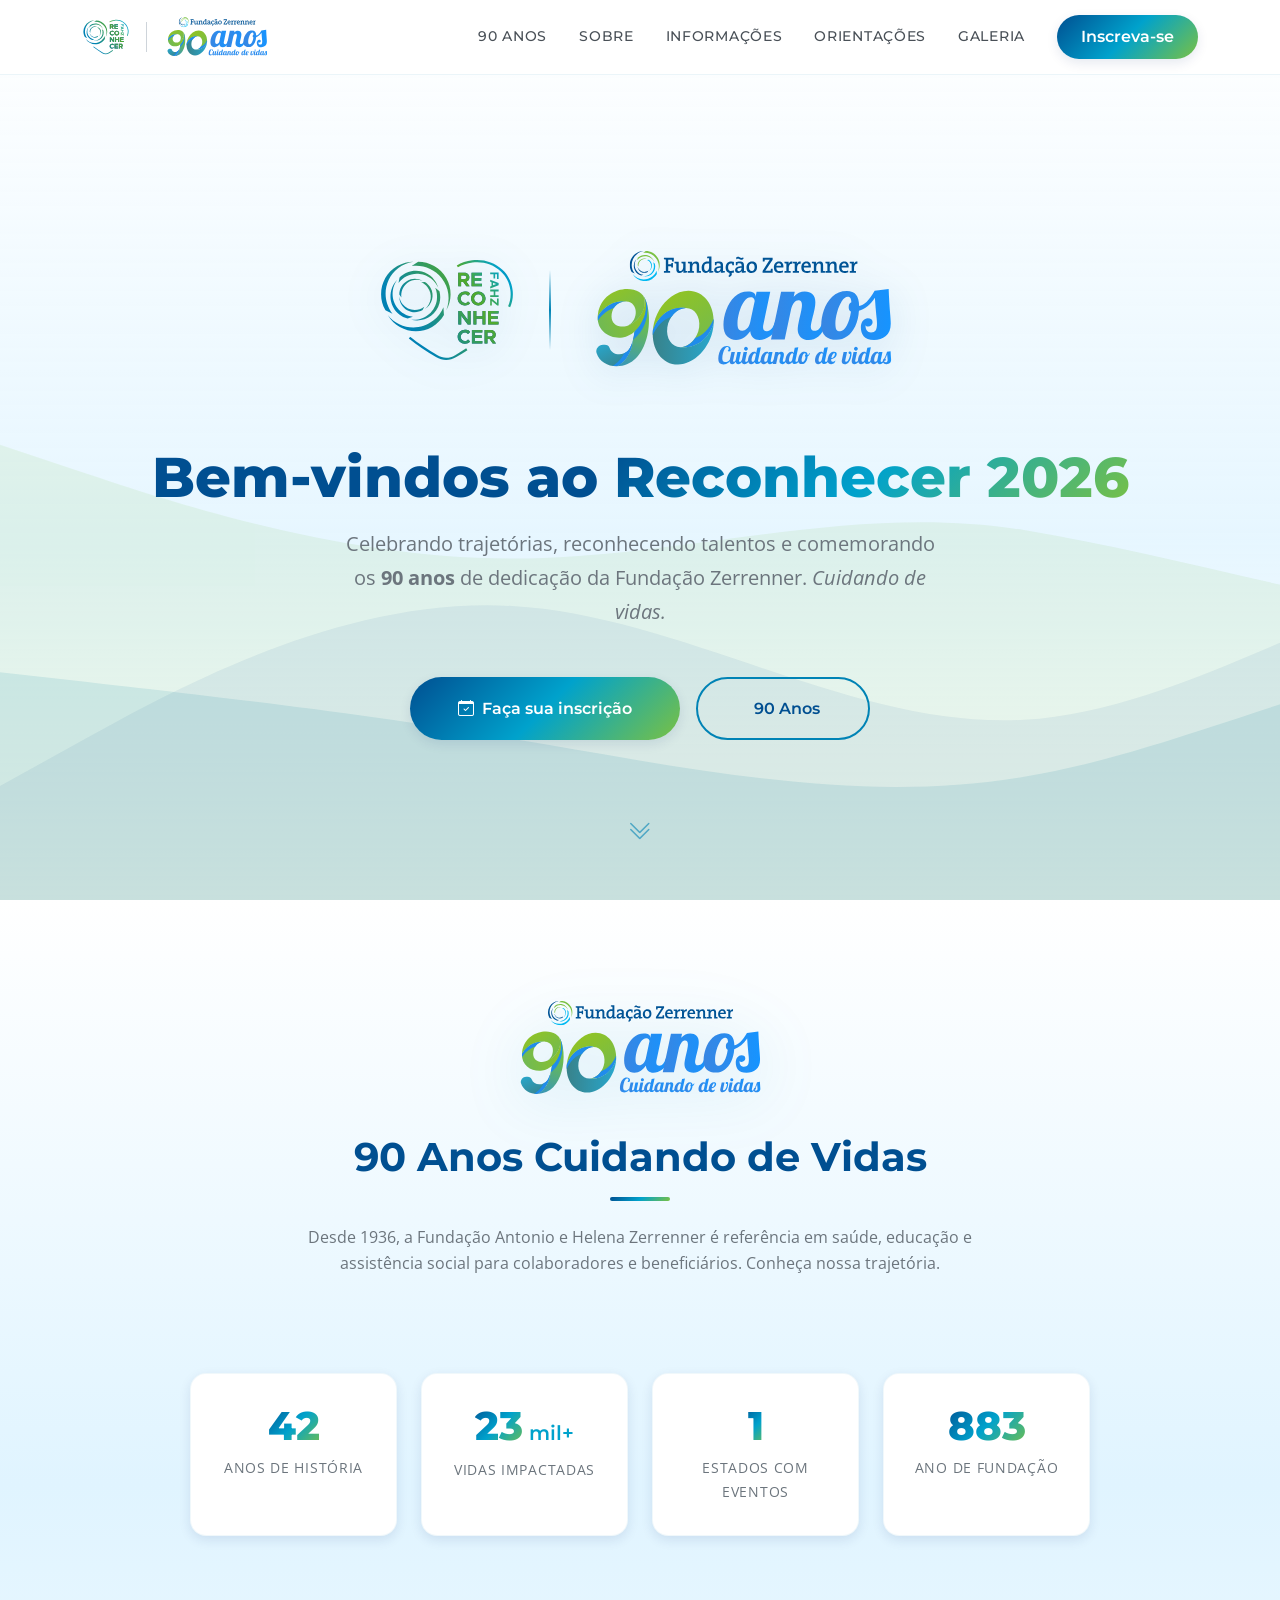
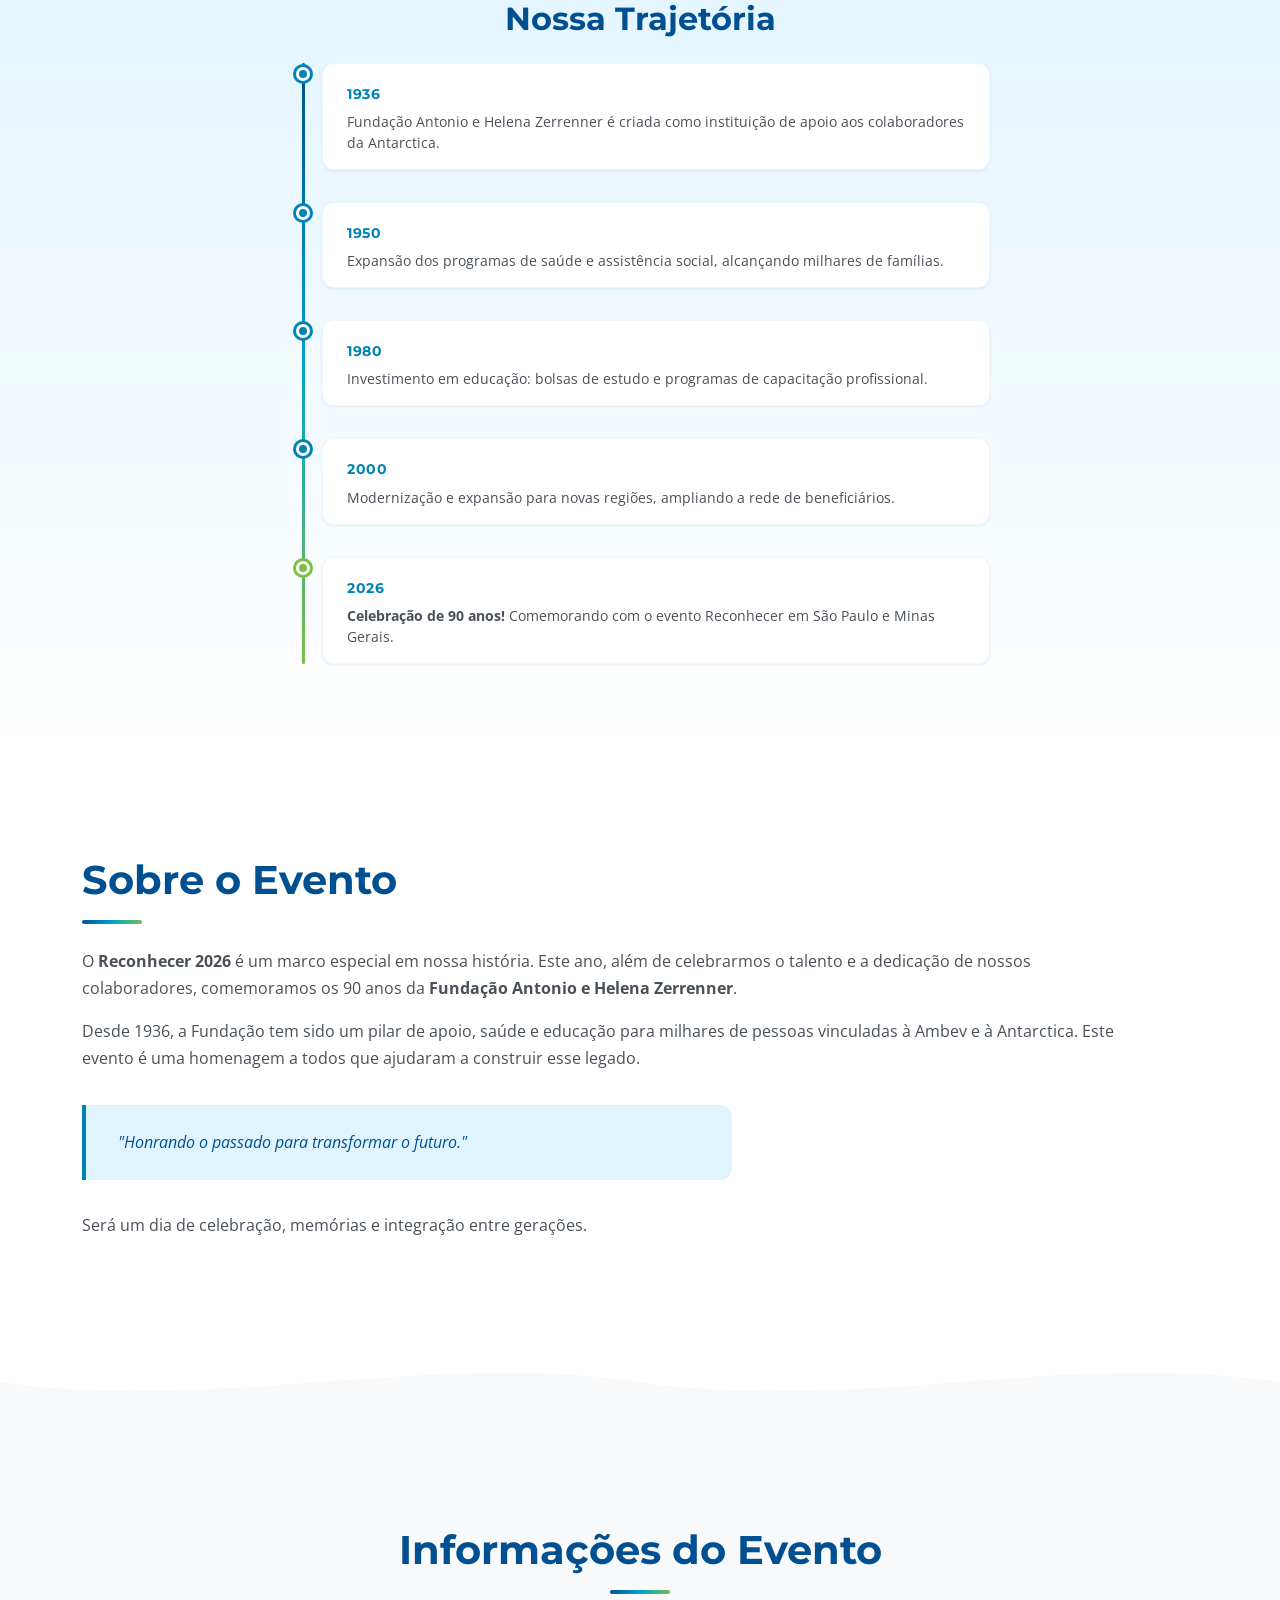
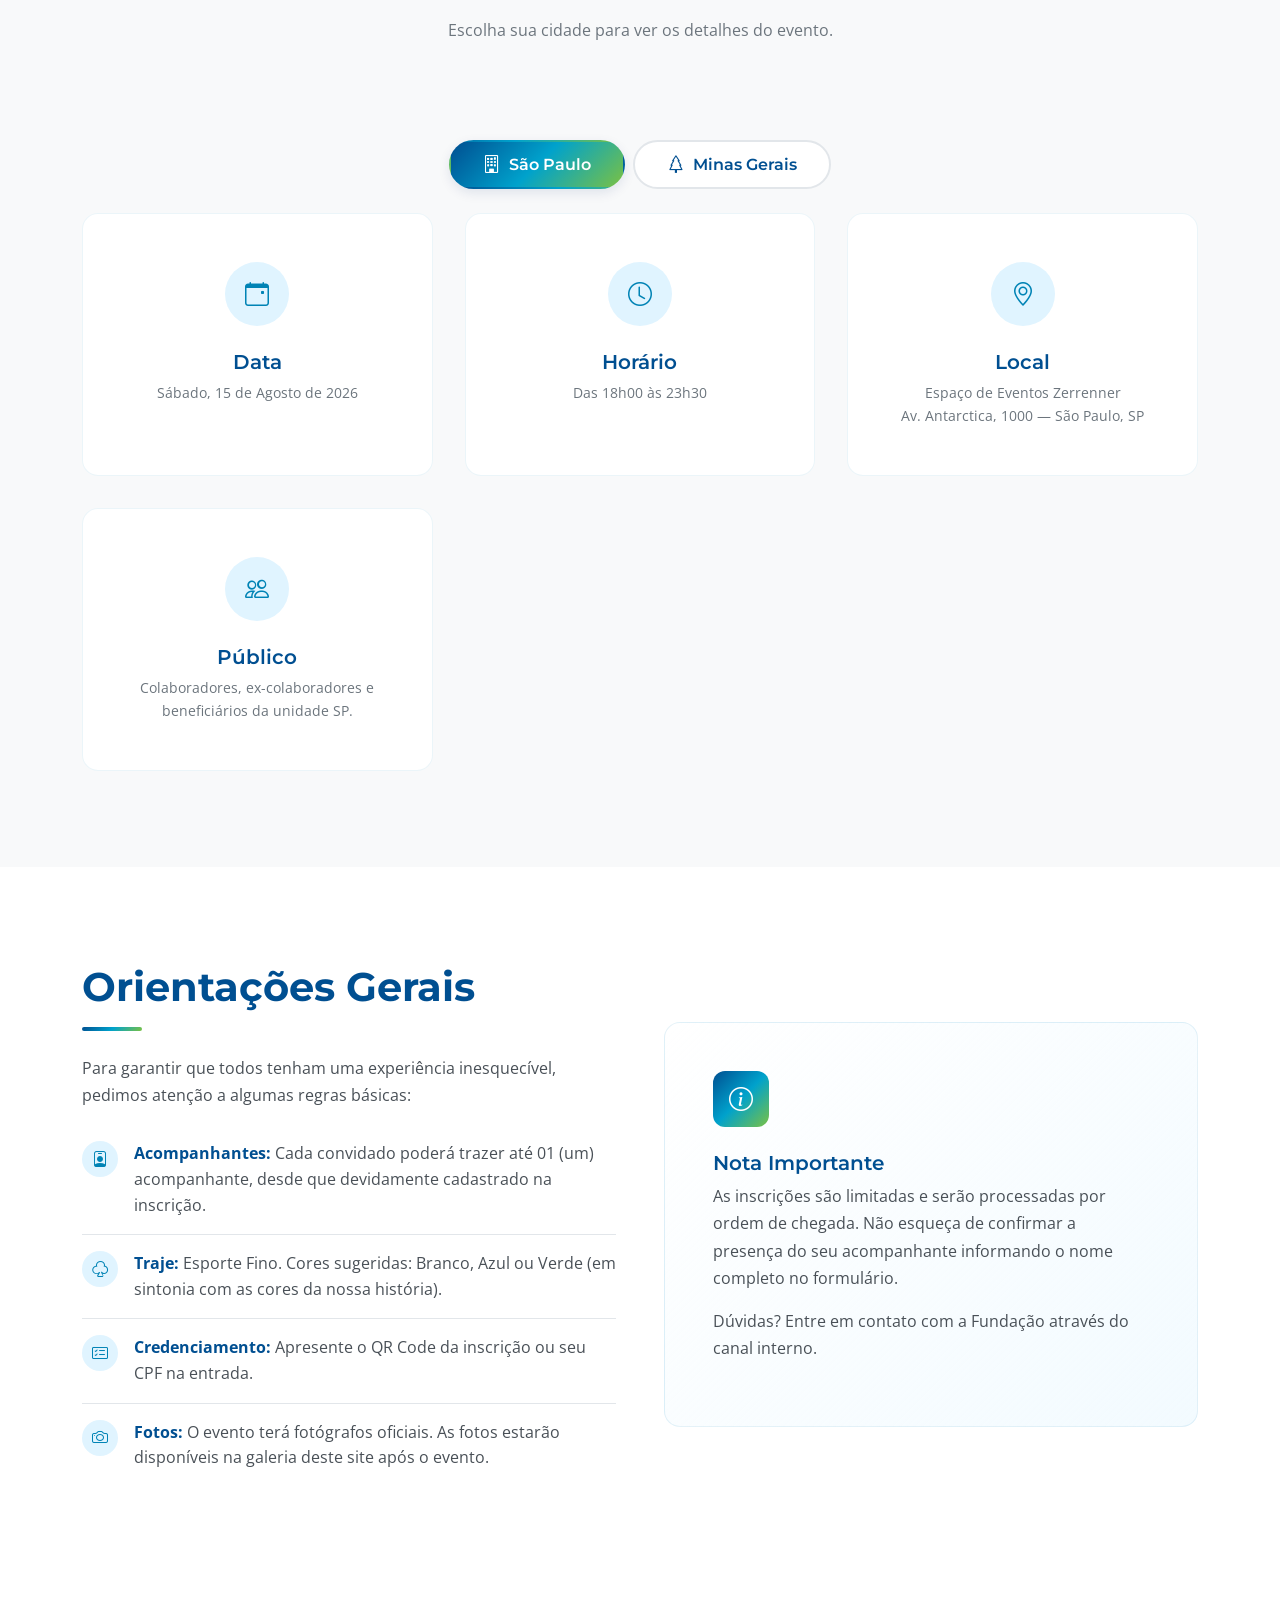
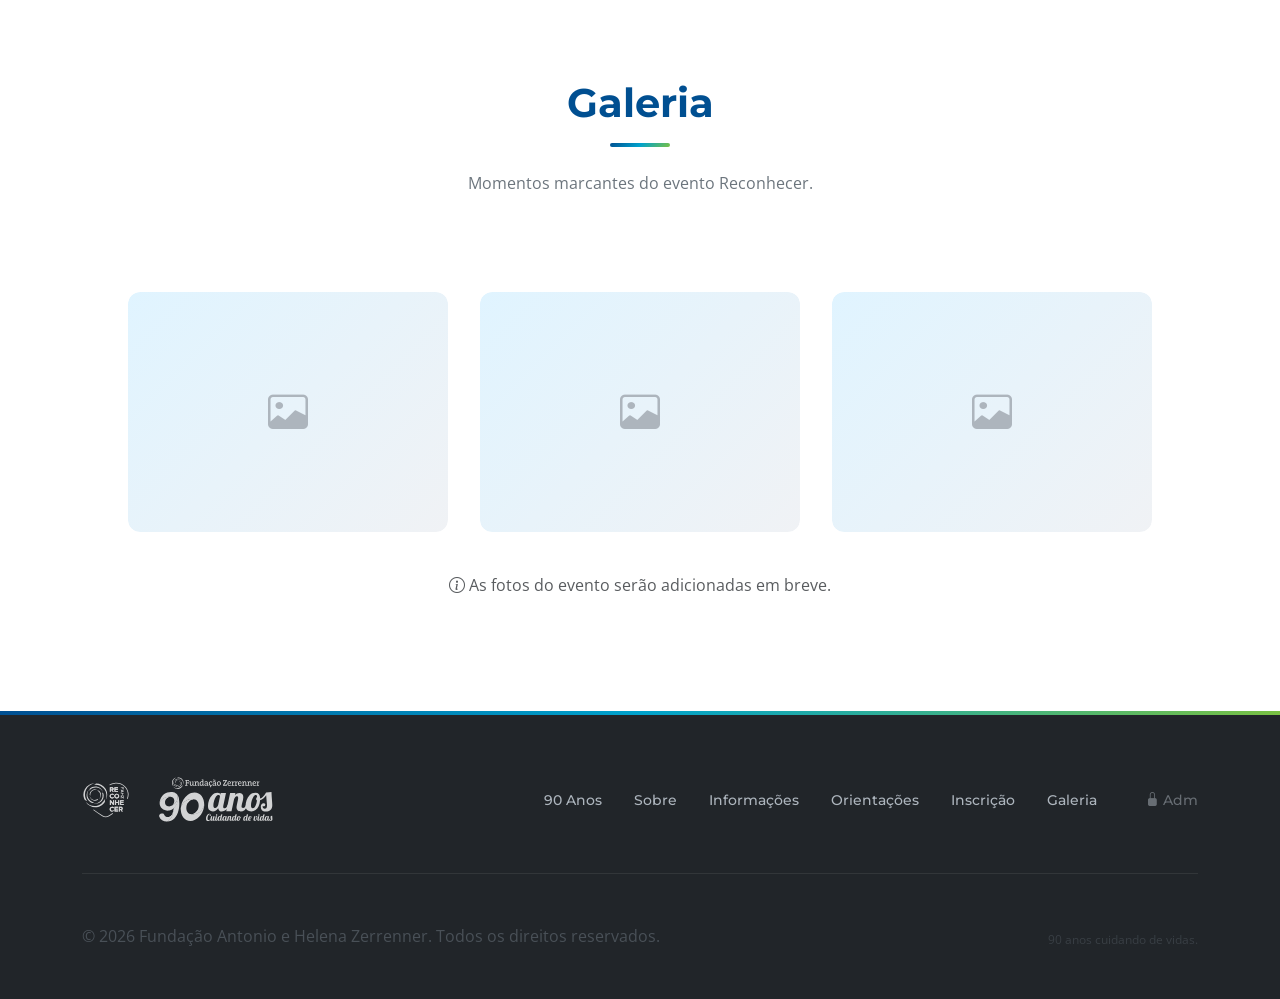
<file: index.html>
<!DOCTYPE html>
<html lang="pt-BR">

<head>
    <meta charset="UTF-8">
    <meta name="viewport" content="width=device-width, initial-scale=1.0">
    <title>Reconhecer 2026 | Fundação Zerrenner 90 Anos</title>
    <meta name="description"
        content="Evento Reconhecer 2026 - Celebrando os 90 anos da Fundação Antonio e Helena Zerrenner. Cuidando de vidas.">

    <!-- Google Fonts -->
    <link rel="preconnect" href="https://fonts.googleapis.com">
    <link rel="preconnect" href="https://fonts.gstatic.com" crossorigin>
    <link
        href="https://fonts.googleapis.com/css2?family=Montserrat:wght@400;500;600;700;800&family=Open+Sans:wght@400;500;600&display=swap"
        rel="stylesheet">

    <!-- Bootstrap 5 CSS -->
    <link href="https://cdn.jsdelivr.net/npm/bootstrap@5.3.3/dist/css/bootstrap.min.css" rel="stylesheet">
    <!-- Bootstrap Icons -->
    <link href="https://cdn.jsdelivr.net/npm/bootstrap-icons@1.11.3/font/bootstrap-icons.min.css" rel="stylesheet">

    <!-- Custom CSS -->
    <link rel="stylesheet" href="css/variables.css">
    <link rel="stylesheet" href="css/layout.css">
    <link rel="stylesheet" href="css/header.css">
    <link rel="stylesheet" href="css/waves.css">
    <link rel="stylesheet" href="css/info.css">
    <link rel="stylesheet" href="css/form.css">
    <link rel="stylesheet" href="css/gallery.css">
    <link rel="stylesheet" href="css/footer.css">

    <link rel="icon" type="image/svg+xml" href="logo.svg">
</head>

<body>

    <!-- Skip Link (Acessibilidade) -->
    <a href="#main-content" class="skip-link">Pular para o conteúdo principal</a>

    <!-- Fundo Animado Global -->
    <div class="page-bg-waves" aria-hidden="true"></div>

    <!-- ==============================
       NAVBAR
  =============================== -->
    <nav class="navbar navbar-expand-lg navbar-reconhecer fixed-top" id="navbar">
        <div class="container">
            <a class="navbar-brand" href="#hero">
                <img src="logo.svg" alt="Reconhecer logo" class="logo-reconhecer">
                <div class="logo-divider"></div>
                <img src="logo 90 anos.svg" alt="90 anos logo" class="logo-90anos">
            </a>

            <button class="navbar-toggler" type="button" data-bs-toggle="collapse" data-bs-target="#navbarNav"
                aria-controls="navbarNav" aria-expanded="false" aria-label="Toggle navigation">
                <i class="bi bi-list"></i>
            </button>

            <div class="collapse navbar-collapse" id="navbarNav">
                <ul class="navbar-nav ms-auto align-items-center">
                    <li class="nav-item">
                        <a class="nav-link" href="#90anos">90 Anos</a>
                    </li>
                    <li class="nav-item">
                        <a class="nav-link" href="#sobre">Sobre</a>
                    </li>
                    <li class="nav-item">
                        <a class="nav-link" href="#informacoes">Informações</a>
                    </li>
                    <li class="nav-item">
                        <a class="nav-link" href="#regras">Orientações</a>
                    </li>
                    <li class="nav-item">
                        <a class="nav-link" href="#galeria">Galeria</a>
                    </li>
                    <li class="nav-item ms-lg-3">
                        <button class="btn-primary-custom nav-cta" data-bs-toggle="modal"
                            data-bs-target="#registrationModal">
                            Inscreva-se
                        </button>
                    </li>
                </ul>
            </div>
        </div>
    </nav>

    <!-- ==============================
       MAIN CONTENT
  =============================== -->
    <main id="main-content">

        <!-- ---- Hero Section ---- -->
        <section class="hero" id="hero" aria-label="Área principal">
            <!-- Ondas animadas no fundo -->
            <div class="waves-container" aria-hidden="true">
                <svg class="wave-svg wave-svg--1" xmlns="http://www.w3.org/2000/svg" viewBox="0 0 1440 320"
                    preserveAspectRatio="none">
                    <path fill="#0083b5"
                        d="M0,192L48,197.3C96,203,192,213,288,229.3C384,245,480,267,576,250.7C672,235,768,181,864,181.3C960,181,1056,235,1152,234.7C1248,235,1344,181,1392,154.7L1440,128L1440,320L1392,320C1344,320,1248,320,1152,320C1056,320,960,320,864,320C768,320,672,320,576,320C480,320,384,320,288,320C192,320,96,320,48,320L0,320Z">
                    </path>
                </svg>
                <svg class="wave-svg wave-svg--2" xmlns="http://www.w3.org/2000/svg" viewBox="0 0 1440 320"
                    preserveAspectRatio="none">
                    <path fill="#7ac143"
                        d="M0,64L48,80C96,96,192,128,288,128C384,128,480,96,576,112C672,128,768,160,864,165.3C960,171,1056,149,1152,128C1248,107,1344,85,1392,74.7L1440,64L1440,320L1392,320C1344,320,1248,320,1152,320C1056,320,960,320,864,320C768,320,672,320,576,320C480,320,384,320,288,320C192,320,96,320,48,320L0,320Z">
                    </path>
                </svg>
                <svg class="wave-svg wave-svg--3" xmlns="http://www.w3.org/2000/svg" viewBox="0 0 1440 320"
                    preserveAspectRatio="none">
                    <path fill="#004f91"
                        d="M0,256L48,229.3C96,203,192,149,288,154.7C384,160,480,224,576,218.7C672,213,768,139,864,128C960,117,1056,171,1152,192C1248,213,1344,203,1392,197.3L1440,192L1440,320L1392,320C1344,320,1248,320,1152,320C1056,320,960,320,864,320C768,320,672,320,576,320C480,320,384,320,288,320C192,320,96,320,48,320L0,320Z">
                    </path>
                </svg>
            </div>

            <div class="container position-relative">
                <div class="hero__content">
                    <div class="hero__logos">
                        <img src="logo.svg" alt="Reconhecer" class="hero__logo-main">
                        <div class="hero__logo-divider"></div>
                        <img src="logo 90 anos.svg" alt="90 Anos Fundação Zerrenner — Cuidando de vidas"
                            class="hero__logo-90">
                    </div>
                    <h1 class="hero__title">Bem-vindos ao <span>Reconhecer 2026</span></h1>
                    <p class="hero__subtitle">
                        Celebrando trajetórias, reconhecendo talentos e comemorando os <strong>90 anos</strong> de
                        dedicação da
                        Fundação Zerrenner. <em>Cuidando de vidas.</em>
                    </p>
                    <div class="hero__cta">
                        <button class="btn-primary-custom" data-bs-toggle="modal" data-bs-target="#registrationModal">
                            <i class="bi bi-calendar-check"></i> Faça sua inscrição
                        </button>
                        <a href="#90anos" class="btn-outline-custom">
                            <i class="bi bi-Award"></i> 90 Anos
                        </a>
                    </div>
                </div>
            </div>

            <div class="hero__scroll-indicator" aria-hidden="true">
                <i class="bi bi-chevron-double-down"></i>
            </div>
        </section>

        <!-- ==============================
         SEÇÃO 90 ANOS — DESTAQUE
    =============================== -->
        <section class="section section-90anos" id="90anos" aria-label="Celebração 90 anos">
            <div class="container">
                <div class="ninetyanos-intro text-center fade-in">
                    <img src="logo 90 anos.svg" alt="90 Anos Fundação Zerrenner" class="ninetyanos-logo">
                    <h2 class="section__title">90 Anos Cuidando de Vidas</h2>
                    <p class="section__subtitle">
                        Desde 1936, a Fundação Antonio e Helena Zerrenner é referência em saúde, educação e assistência
                        social para
                        colaboradores e beneficiários. Conheça nossa trajetória.
                    </p>
                </div>

                <!-- Contadores -->
                <div class="ninetyanos-counters fade-in">
                    <div class="counter-card">
                        <span class="counter-card__number" data-target="90">0</span>
                        <span class="counter-card__label">Anos de História</span>
                    </div>
                    <div class="counter-card">
                        <span class="counter-card__number" data-target="50">0</span>
                        <span class="counter-card__suffix">mil+</span>
                        <span class="counter-card__label">Vidas Impactadas</span>
                    </div>
                    <div class="counter-card">
                        <span class="counter-card__number" data-target="2">0</span>
                        <span class="counter-card__label">Estados com Eventos</span>
                    </div>
                    <div class="counter-card">
                        <span class="counter-card__number" data-target="1936">0</span>
                        <span class="counter-card__label">Ano de Fundação</span>
                    </div>
                </div>

                <!-- Timeline -->
                <div class="ninetyanos-timeline fade-in">
                    <h3 class="text-center mb-4"
                        style="color: var(--color-blue-700); font-family: var(--font-heading);">
                        Nossa Trajetória</h3>
                    <div class="timeline">
                        <div class="timeline__item">
                            <div class="timeline__dot"></div>
                            <div class="timeline__content">
                                <span class="timeline__year">1936</span>
                                <p>Fundação Antonio e Helena Zerrenner é criada como instituição de apoio aos
                                    colaboradores da
                                    Antarctica.</p>
                            </div>
                        </div>
                        <div class="timeline__item">
                            <div class="timeline__dot"></div>
                            <div class="timeline__content">
                                <span class="timeline__year">1950</span>
                                <p>Expansão dos programas de saúde e assistência social, alcançando milhares de
                                    famílias.</p>
                            </div>
                        </div>
                        <div class="timeline__item">
                            <div class="timeline__dot"></div>
                            <div class="timeline__content">
                                <span class="timeline__year">1980</span>
                                <p>Investimento em educação: bolsas de estudo e programas de capacitação profissional.
                                </p>
                            </div>
                        </div>
                        <div class="timeline__item">
                            <div class="timeline__dot"></div>
                            <div class="timeline__content">
                                <span class="timeline__year">2000</span>
                                <p>Modernização e expansão para novas regiões, ampliando a rede de beneficiários.</p>
                            </div>
                        </div>
                        <div class="timeline__item">
                            <div class="timeline__dot"></div>
                            <div class="timeline__content">
                                <span class="timeline__year">2026</span>
                                <p><strong>Celebração de 90 anos!</strong> Comemorando com o evento Reconhecer em São
                                    Paulo e Minas Gerais.</p>
                            </div>
                        </div>
                    </div>
                </div>
            </div>
        </section>

        <!-- ---- Seção Sobre ---- -->
        <section class="section" id="sobre" aria-label="Sobre o evento">
            <div class="container">
                <div class="about-content fade-in">
                    <div class="about-text">
                        <h2 class="section__title text-start mb-4">Sobre o Evento</h2>
                        <p>
                            O <strong>Reconhecer 2026</strong> é um marco especial em nossa história. Este ano, além de
                            celebrarmos o talento e a dedicação de nossos colaboradores, comemoramos os 90 anos da
                            <strong>Fundação Antonio e Helena Zerrenner</strong>.
                        </p>
                        <p>
                            Desde 1936, a Fundação tem sido um pilar de apoio, saúde e educação para milhares de pessoas
                            vinculadas à
                            Ambev e à Antarctica. Este evento é uma homenagem a todos que ajudaram a construir esse
                            legado.
                        </p>
                        <div class="about-highlight">
                            "Honrando o passado para transformar o futuro."
                        </div>
                        <p>
                            Será um dia de celebração, memórias e integração entre gerações.
                        </p>
                    </div>
                    <div class="about-logo">
                        <img src="logo 90 anos.svg" alt="Fundação Zerrenner 90 Anos — Cuidando de vidas">
                    </div>
                </div>
            </div>
        </section>

        <!-- ---- Wave Divider ---- -->
        <div class="section-wave-divider" aria-hidden="true">
            <svg xmlns="http://www.w3.org/2000/svg" viewBox="0 0 1440 80" preserveAspectRatio="none">
                <path fill="#f8f9fa" d="M0,32 C240,64 480,0 720,32 C960,64 1200,0 1440,32 L1440,80 L0,80 Z" />
            </svg>
        </div>

        <!-- ==============================
         SEÇÃO INFORMAÇÕES — TABS SP × MG
    =============================== -->
        <section class="section section--alt" id="informacoes" aria-label="Informações do evento">
            <div class="container">
                <h2 class="section__title fade-in">Informações do Evento</h2>
                <p class="section__subtitle fade-in">Escolha sua cidade para ver os detalhes do evento.</p>

                <!-- Nav Tabs -->
                <ul class="nav nav-pills location-tabs justify-content-center mb-4 fade-in" id="locationTabs"
                    role="tablist">
                    <li class="nav-item" role="presentation">
                        <button class="nav-link active" id="sp-tab" data-bs-toggle="tab" data-bs-target="#tab-sp"
                            type="button" role="tab" aria-controls="tab-sp" aria-selected="true">
                            <i class="bi bi-building"></i> São Paulo
                        </button>
                    </li>
                    <li class="nav-item" role="presentation">
                        <button class="nav-link" id="mg-tab" data-bs-toggle="tab" data-bs-target="#tab-mg" type="button"
                            role="tab" aria-controls="tab-mg" aria-selected="false">
                            <i class="bi bi-tree"></i> Minas Gerais
                        </button>
                    </li>
                </ul>

                <!-- Tab Content -->
                <div class="tab-content fade-in" id="locationTabsContent">

                    <!-- SP -->
                    <div class="tab-pane fade show active" id="tab-sp" role="tabpanel" aria-labelledby="sp-tab">
                        <div class="info-grid">
                            <div class="info-card">
                                <div class="info-card__icon"><i class="bi bi-calendar-event"></i></div>
                                <h3 class="info-card__title">Data</h3>
                                <p class="info-card__text">Sábado, 15 de Agosto de 2026</p>
                            </div>
                            <div class="info-card">
                                <div class="info-card__icon"><i class="bi bi-clock"></i></div>
                                <h3 class="info-card__title">Horário</h3>
                                <p class="info-card__text">Das 18h00 às 23h30</p>
                            </div>
                            <div class="info-card">
                                <div class="info-card__icon"><i class="bi bi-geo-alt"></i></div>
                                <h3 class="info-card__title">Local</h3>
                                <p class="info-card__text">Espaço de Eventos Zerrenner<br>Av. Antarctica, 1000 — São
                                    Paulo, SP</p>
                            </div>
                            <div class="info-card">
                                <div class="info-card__icon"><i class="bi bi-people"></i></div>
                                <h3 class="info-card__title">Público</h3>
                                <p class="info-card__text">Colaboradores, ex-colaboradores e beneficiários da unidade
                                    SP.</p>
                            </div>
                        </div>
                    </div>

                    <!-- MG -->
                    <div class="tab-pane fade" id="tab-mg" role="tabpanel" aria-labelledby="mg-tab">
                        <div class="info-grid">
                            <div class="info-card">
                                <div class="info-card__icon"><i class="bi bi-calendar-event"></i></div>
                                <h3 class="info-card__title">Data</h3>
                                <p class="info-card__text">Sábado, 22 de Agosto de 2026</p>
                            </div>
                            <div class="info-card">
                                <div class="info-card__icon"><i class="bi bi-clock"></i></div>
                                <h3 class="info-card__title">Horário</h3>
                                <p class="info-card__text">Das 17h00 às 22h30</p>
                            </div>
                            <div class="info-card">
                                <div class="info-card__icon"><i class="bi bi-geo-alt"></i></div>
                                <h3 class="info-card__title">Local</h3>
                                <p class="info-card__text">Centro de Convenções Zerrenner<br>Rua das Palmeiras, 500 —
                                    Belo Horizonte,
                                    MG</p>
                            </div>
                            <div class="info-card">
                                <div class="info-card__icon"><i class="bi bi-people"></i></div>
                                <h3 class="info-card__title">Público</h3>
                                <p class="info-card__text">Colaboradores, ex-colaboradores e beneficiários da unidade
                                    MG.</p>
                            </div>
                        </div>
                    </div>

                </div>
            </div>
        </section>

        <!-- ---- Seção Orientações ---- -->
        <section class="section" id="regras" aria-label="Orientações e regras">
            <div class="container">
                <div class="row g-5 align-items-center">
                    <div class="col-lg-6">
                        <h2 class="section__title text-start fade-in">Orientações Gerais</h2>
                        <p class="fade-in">Para garantir que todos tenham uma experiência inesquecível, pedimos atenção
                            a algumas
                            regras básicas:</p>
                        <ul class="rules-list fade-in">
                            <li class="rules-list__item">
                                <div class="rules-list__icon"><i class="bi bi-person-badge"></i></div>
                                <div class="rules-list__text"><strong>Acompanhantes:</strong> Cada convidado poderá
                                    trazer até 01 (um)
                                    acompanhante, desde que devidamente cadastrado na inscrição.</div>
                            </li>
                            <li class="rules-list__item">
                                <div class="rules-list__icon"><i class="bi bi-suit-club"></i></div>
                                <div class="rules-list__text"><strong>Traje:</strong> Esporte Fino. Cores sugeridas:
                                    Branco, Azul ou
                                    Verde (em sintonia com as cores da nossa história).</div>
                            </li>
                            <li class="rules-list__item">
                                <div class="rules-list__icon"><i class="bi bi-card-checklist"></i></div>
                                <div class="rules-list__text"><strong>Credenciamento:</strong> Apresente o QR Code da
                                    inscrição ou seu
                                    CPF na entrada.</div>
                            </li>
                            <li class="rules-list__item">
                                <div class="rules-list__icon"><i class="bi bi-camera"></i></div>
                                <div class="rules-list__text"><strong>Fotos:</strong> O evento terá fotógrafos oficiais.
                                    As fotos estarão
                                    disponíveis na galeria deste site após o evento.</div>
                            </li>
                        </ul>
                    </div>
                    <div class="col-lg-6 fade-in">
                        <div class="card-custom">
                            <div class="card-custom__icon"><i class="bi bi-info-circle"></i></div>
                            <h3 class="card-custom__title">Nota Importante</h3>
                            <p>As inscrições são limitadas e serão processadas por ordem de chegada. Não esqueça de
                                confirmar a
                                presença do seu acompanhante informando o nome completo no formulário.</p>
                            <p>Dúvidas? Entre em contato com a Fundação através do canal interno.</p>
                        </div>
                    </div>
                </div>
            </div>
        </section>

        <!-- ---- Galeria de Fotos ---- -->
        <section class="section" id="galeria" aria-label="Galeria de fotos">
            <div class="container">
                <h2 class="section__title fade-in">Galeria</h2>
                <p class="section__subtitle fade-in">Momentos marcantes do evento Reconhecer.</p>

                <div class="gallery-grid fade-in" id="galleryGrid">
                    <div class="gallery-item" role="button" tabindex="0" aria-label="Abrir foto 1">
                        <div class="gallery-placeholder"><i class="bi bi-image" aria-hidden="true"></i></div>
                        <div class="gallery-item__overlay">
                            <span class="gallery-item__caption">Reconhecer 2026</span>
                        </div>
                        <div class="gallery-item__zoom"><i class="bi bi-zoom-in" aria-hidden="true"></i></div>
                    </div>
                    <div class="gallery-item" role="button" tabindex="0" aria-label="Abrir foto 2">
                        <div class="gallery-placeholder"><i class="bi bi-image" aria-hidden="true"></i></div>
                        <div class="gallery-item__overlay">
                            <span class="gallery-item__caption">Reconhecer 2026</span>
                        </div>
                        <div class="gallery-item__zoom"><i class="bi bi-zoom-in" aria-hidden="true"></i></div>
                    </div>
                    <div class="gallery-item" role="button" tabindex="0" aria-label="Abrir foto 3">
                        <div class="gallery-placeholder"><i class="bi bi-image" aria-hidden="true"></i></div>
                        <div class="gallery-item__overlay">
                            <span class="gallery-item__caption">Reconhecer 2026</span>
                        </div>
                        <div class="gallery-item__zoom"><i class="bi bi-zoom-in" aria-hidden="true"></i></div>
                    </div>
                </div>

                <div class="text-center mt-4 fade-in">
                    <p class="text-muted"><i class="bi bi-info-circle" aria-hidden="true"></i> As fotos do evento serão
                        adicionadas em breve.</p>
                </div>
            </div>
        </section>

    </main>

    <!-- ==============================
       REGISTRATION MODAL
  =============================== -->
    <div class="modal fade" id="registrationModal" tabindex="-1" aria-labelledby="registrationModalLabel"
        aria-hidden="true">
        <div class="modal-dialog modal-lg modal-dialog-centered">
            <div class="modal-content form-wrapper p-0 border-0">
                <div class="modal-header border-0 pb-0">
                    <button type="button" class="btn-close" data-bs-dismiss="modal" aria-label="Close"></button>
                </div>
                <div class="modal-body p-4 p-md-5">
                    <div class="form-header">
                        <div class="form-header__icon">
                            <i class="bi bi-pencil-square" aria-hidden="true"></i>
                        </div>
                        <h3 id="registrationModalLabel">Formulário de Inscrição</h3>
                        <p class="text-muted">Campos com <span class="text-danger">*</span> são obrigatórios</p>
                    </div>

                    <form id="registrationForm" novalidate>
                        <div class="row">

                            <!-- UNIDADE (Primeiro campo — destaque) -->
                            <div class="col-12">
                                <div class="form-floating-custom location-select-highlight">
                                    <label for="unidade">Unidade do Evento <span class="required">*</span></label>
                                    <select class="form-select" id="unidade" name="unidade" required>
                                        <option value="" disabled selected>Selecione sua cidade...</option>
                                        <option value="São Paulo">São Paulo — 15/Ago/2026</option>
                                        <option value="Minas Gerais">Minas Gerais — 22/Ago/2026</option>
                                    </select>
                                </div>
                            </div>

                            <div class="col-12">
                                <div class="form-floating-custom">
                                    <label for="fullName">Nome Completo <span class="required">*</span></label>
                                    <input type="text" class="form-control" id="fullName" name="fullName" required
                                        placeholder="Seu nome completo" autocomplete="name">
                                </div>
                            </div>

                            <div class="col-md-6">
                                <div class="form-floating-custom">
                                    <label for="email">E-mail <span class="required">*</span></label>
                                    <input type="email" class="form-control" id="email" name="email" required
                                        placeholder="seu@email.com" autocomplete="email">
                                </div>
                            </div>

                            <div class="col-md-6">
                                <div class="form-floating-custom">
                                    <label for="phone">Telefone <span class="required">*</span></label>
                                    <input type="tel" class="form-control" id="phone" name="phone" required
                                        placeholder="(11) 99999-9999" autocomplete="tel">
                                </div>
                            </div>

                            <div class="col-md-6">
                                <div class="form-floating-custom">
                                    <label for="cpf">CPF <span class="required">*</span></label>
                                    <input type="text" class="form-control" id="cpf" name="cpf" required
                                        placeholder="000.000.000-00" maxlength="14">
                                </div>
                            </div>

                            <div class="col-md-6">
                                <div class="form-floating-custom">
                                    <label for="company">Empresa / Área</label>
                                    <input type="text" class="form-control" id="company" name="company"
                                        placeholder="Sua empresa ou área">
                                </div>
                            </div>

                            <div class="col-12" id="honoreeSection" style="display: none;">
                                <div class="alert alert-success d-flex align-items-center mb-3 p-3 shadow-sm"
                                    role="alert"
                                    style="border-radius: var(--radius-md); font-size: 0.9rem; background: #f0fdf4; border-color: #bbf7d0; color: #166534;">
                                    <i class="bi bi-star-fill me-3" style="font-size: 1.5rem; color: #f59e0b;"></i>
                                    <div>
                                        <strong style="font-family: var(--font-heading);">Reconhecemos
                                            você!</strong><br>
                                        Como um dos nossos grandes homenageados, você tem direito a levar um
                                        acompanhante.
                                    </div>
                                </div>

                                <label class="d-block mb-2"
                                    style="font-family: var(--font-heading); font-weight: 500; font-size: var(--font-size-xs); color: var(--color-gray-600); text-transform: uppercase; letter-spacing: 0.03em;">
                                    Levará acompanhante?
                                </label>
                                <div class="toggle-group" role="radiogroup" aria-label="Acompanhante">
                                    <label class="toggle-group__btn active" id="companionNo">
                                        <input type="radio" name="hasCompanion" value="nao" checked>
                                        <i class="bi bi-person" aria-hidden="true"></i> Não
                                    </label>
                                    <label class="toggle-group__btn" id="companionYes">
                                        <input type="radio" name="hasCompanion" value="sim">
                                        <i class="bi bi-people" aria-hidden="true"></i> Sim
                                    </label>
                                </div>

                                <div class="conditional-field" id="companionFields">
                                    <div id="companionsContainer">
                                        <div class="companion-entry mb-2">
                                            <div class="form-floating-custom">
                                                <input type="text" class="form-control companion-input"
                                                    name="companionName[]" placeholder="Nome completo do convidado 1">
                                                <label>Nome do Convidado 1</label>
                                            </div>
                                        </div>
                                    </div>
                                    <button type="button" class="btn btn-sm btn-outline-warning mt-2 w-100"
                                        id="addCompanionBtn"
                                        style="color: #a16207; border-color: #fde047; font-weight: 600; background: #fffcf0;">
                                        <i class="bi bi-plus-circle"></i> Adicionar outro convidado
                                    </button>
                                </div>
                            </div>

                            <div class="col-12">
                                <div class="form-floating-custom">
                                    <label for="dietary">Restrição Alimentar</label>
                                    <select class="form-select" id="dietary" name="dietary">
                                        <option value="">Nenhuma</option>
                                        <option value="vegetariano">Vegetariano</option>
                                        <option value="vegano">Vegano</option>
                                        <option value="sem-gluten">Sem Glúten</option>
                                        <option value="sem-lactose">Sem Lactose</option>
                                        <option value="outra">Outra</option>
                                    </select>
                                </div>
                            </div>

                            <div class="col-12">
                                <div class="form-floating-custom">
                                    <label for="observations">Observações</label>
                                    <textarea class="form-control" id="observations" name="observations" rows="3"
                                        placeholder="Alguma informação adicional?" style="resize: vertical;"></textarea>
                                </div>
                            </div>

                            <div class="col-12">
                                <div class="form-check-custom">
                                    <input class="form-check-input" type="checkbox" id="terms" name="terms" required>
                                    <label class="form-check-label" for="terms">
                                        Declaro que li e aceito as orientações do evento e confirmo minha presença.
                                        <span class="text-danger">*</span>
                                    </label>
                                </div>
                            </div>

                            <div class="col-12 text-center mt-3">
                                <button type="submit" class="btn-primary-custom w-100" id="submitBtn">
                                    <i class="bi bi-check-circle" aria-hidden="true"></i> Confirmar Inscrição
                                </button>
                            </div>
                        </div>
                    </form>

                    <!-- Mensagem de Sucesso -->
                    <div class="form-success" id="formSuccess">
                        <div class="form-success__icon">
                            <i class="bi bi-check-lg" aria-hidden="true"></i>
                        </div>
                        <h3 class="form-success__title">Inscrição Confirmada!</h3>
                        <p class="form-success__text">
                            Sua inscrição foi realizada com sucesso. Você receberá mais informações proximamente.<br>
                            Obrigado por confirmar sua presença no <strong>Reconhecer 2026</strong>!
                        </p>
                        <div class="mt-4">
                            <button class="btn-primary-custom" data-bs-dismiss="modal">
                                <i class="bi bi-x-circle" aria-hidden="true"></i> Fechar
                            </button>
                        </div>
                    </div>
                </div>
            </div>
        </div>
    </div>

    <!-- Modal Aviso VIP -->
    <div class="modal fade" id="vipAlertModal" tabindex="-1" aria-hidden="true">
        <div class="modal-dialog modal-dialog-centered">
            <div class="modal-content border-0 text-start p-4 shadow-lg"
                style="background: #f0fdf4; border: 1px solid #bbf7d0 !important; border-radius: var(--radius-lg);">
                <div class="d-flex align-items-start gap-4">
                    <i class="bi bi-star-fill" style="font-size: 2.2rem; color: #f59e0b; margin-top: 5px;"></i>
                    <div>
                        <h4
                            style="font-family: var(--font-heading); color: #166534; font-weight: 700; font-size: 1.25rem; margin-bottom: 0.5rem;">
                            Reconhecemos você!
                        </h4>
                        <p style="color: #166534; font-size: 1rem; margin-bottom: 0;">
                            Como um dos nossos grandes homenageados, você tem direito a levar um
                            acompanhante.
                        </p>
                    </div>
                </div>
                <div class="text-end mt-3">
                    <button type="button" class="btn btn-success fw-bold text-white shadow-sm" data-bs-dismiss="modal"
                        style="background: #166534; border: none; border-radius: var(--radius-full); padding: 0.4rem 1.2rem;">
                        Continuar
                    </button>
                </div>
            </div>
        </div>
    </div>


    <!-- ==============================
       FOOTER
  =============================== -->
    <footer class="footer" id="footer" aria-label="Rodapé">
        <div class="container position-relative">
            <div class="footer__top">
                <div class="footer__logos">
                    <img src="logo.svg" alt="Reconhecer logo" class="footer__logo">
                    <img src="logo 90 anos.svg" alt="90 anos logo" class="footer__logo" style="height: 50px;">
                </div>
                <div class="footer__links">
                    <a href="#90anos" class="footer__link">90 Anos</a>
                    <a href="#sobre" class="footer__link">Sobre</a>
                    <a href="#informacoes" class="footer__link">Informações</a>
                    <a href="#regras" class="footer__link">Orientações</a>
                    <a href="#" class="footer__link" data-bs-toggle="modal"
                        data-bs-target="#registrationModal">Inscrição</a>
                    <a href="#galeria" class="footer__link">Galeria</a>
                    <a href="admin.html" class="footer__link" style="opacity: 0.5; margin-left: 1rem;"><i
                            class="bi bi-lock-fill"></i> Adm</a>
                </div>
            </div>
            <div class="footer__bottom">
                <p>&copy; 2026 Fundação Antonio e Helena Zerrenner. Todos os direitos reservados.</p>
                <p class="mt-2" style="opacity: 0.6; font-size: 0.75rem;">90 anos cuidando de vidas.</p>
            </div>
        </div>
    </footer>

    <!-- Botão Voltar ao Topo -->
    <button class="back-to-top" id="backToTop" aria-label="Voltar para o topo">
        <i class="bi bi-arrow-up" aria-hidden="true"></i>
    </button>

    <!-- ==============================
       SCRIPTS
  =============================== -->
    <script src="https://cdn.jsdelivr.net/npm/bootstrap@5.3.3/dist/js/bootstrap.bundle.min.js"></script>
    <script src="js/main.js"></script>
    <script src="js/form.js"></script>
    <script src="js/gallery.js"></script>

</body>

</html>
</file>
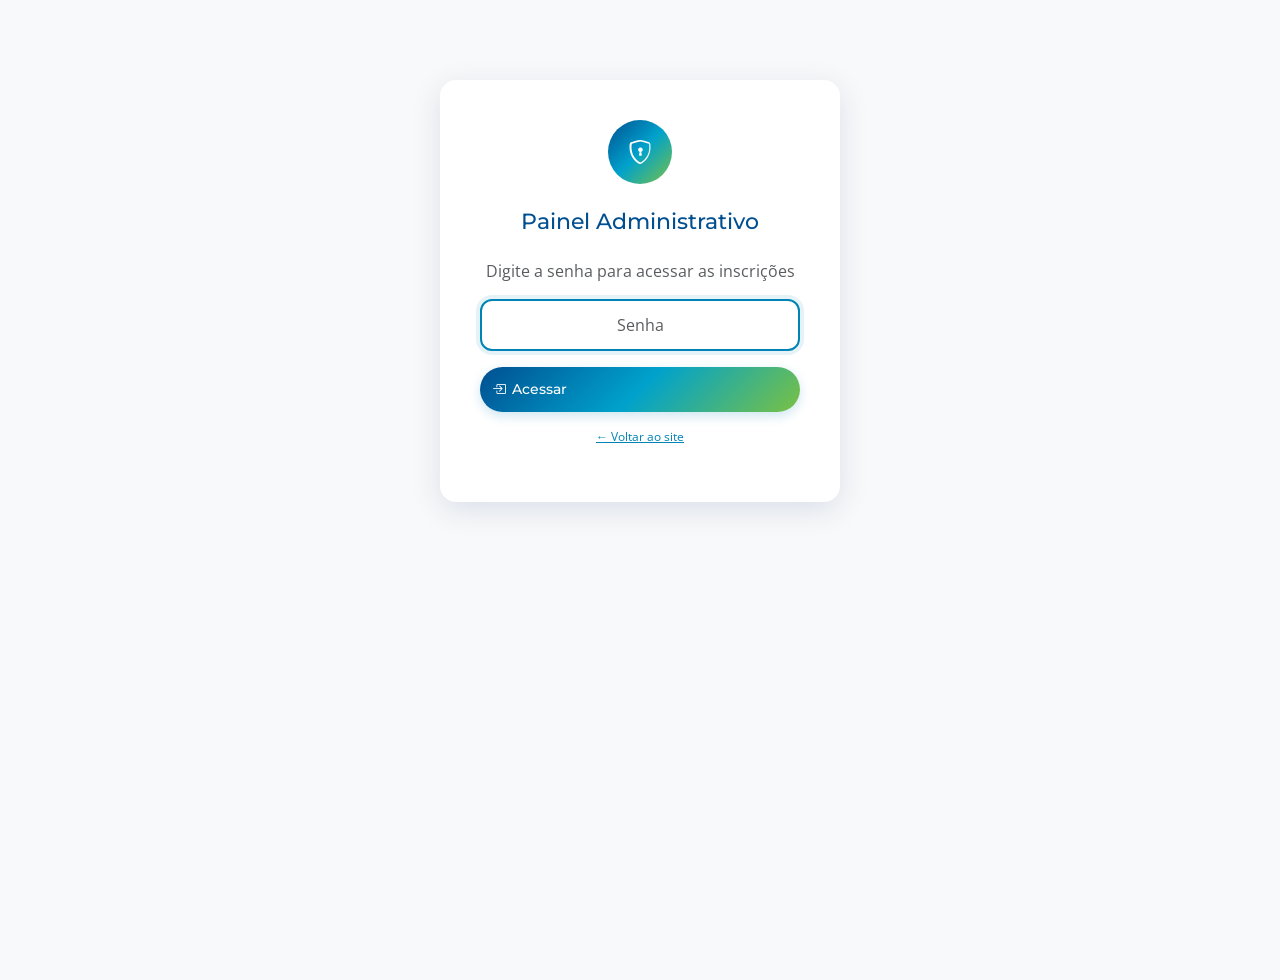
<file: admin.html>
<!DOCTYPE html>
<html lang="pt-BR">

<head>
    <meta charset="UTF-8">
    <meta name="viewport" content="width=device-width, initial-scale=1.0">
    <title>Painel Admin | Reconhecer 2026</title>
    <meta name="robots" content="noindex, nofollow">

    <!-- Google Fonts -->
    <link rel="preconnect" href="https://fonts.googleapis.com">
    <link rel="preconnect" href="https://fonts.gstatic.com" crossorigin>
    <link
        href="https://fonts.googleapis.com/css2?family=Montserrat:wght@400;500;600;700&family=Open+Sans:wght@400;500;600&display=swap"
        rel="stylesheet">

    <!-- Bootstrap 5 -->
    <link href="https://cdn.jsdelivr.net/npm/bootstrap@5.3.3/dist/css/bootstrap.min.css" rel="stylesheet">
    <link href="https://cdn.jsdelivr.net/npm/bootstrap-icons@1.11.3/font/bootstrap-icons.min.css" rel="stylesheet">

    <!-- CSS -->
    <link rel="stylesheet" href="css/variables.css">

    <style>
        body {
            font-family: var(--font-body);
            background: var(--color-gray-50);
            min-height: 100vh;
        }

        .admin-header {
            background: var(--color-white);
            border-bottom: 1px solid var(--color-gray-200);
            padding: 1rem 0;
        }

        .admin-header__brand {
            display: flex;
            align-items: center;
            gap: 1rem;
        }

        .admin-header__brand img {
            height: 36px;
        }

        .admin-header__title {
            font-family: var(--font-heading);
            font-weight: 600;
            color: var(--color-blue-700);
            margin: 0;
            font-size: 1.1rem;
        }

        .admin-container {
            max-width: 1200px;
            margin: 2rem auto;
            padding: 0 1rem;
        }

        /* Login */
        .login-card {
            max-width: 400px;
            margin: 5rem auto;
            background: var(--color-white);
            border-radius: var(--radius-lg);
            padding: 2.5rem;
            box-shadow: var(--shadow-lg);
            text-align: center;
        }

        .login-card__icon {
            width: 64px;
            height: 64px;
            border-radius: 50%;
            background: var(--gradient-primary);
            display: flex;
            align-items: center;
            justify-content: center;
            margin: 0 auto 1.5rem;
            color: white;
            font-size: 1.5rem;
        }

        .login-card h2 {
            font-family: var(--font-heading);
            color: var(--color-blue-700);
            font-size: 1.4rem;
            margin-bottom: 1.5rem;
        }

        .login-card .form-control {
            border: 2px solid var(--color-gray-200);
            border-radius: var(--radius-md);
            padding: 0.75rem 1rem;
            font-size: 1rem;
            text-align: center;
        }

        .login-card .form-control:focus {
            border-color: var(--color-blue-300);
            box-shadow: 0 0 0 4px rgba(0, 131, 181, 0.1);
        }

        .login-error {
            color: #dc3545;
            font-size: 0.875rem;
            margin-top: 0.5rem;
            display: none;
        }

        /* Stats */
        .stats-grid {
            display: grid;
            grid-template-columns: repeat(auto-fit, minmax(200px, 1fr));
            gap: 1rem;
            margin-bottom: 2rem;
        }

        .stat-card {
            background: var(--color-white);
            border-radius: var(--radius-md);
            padding: 1.5rem;
            box-shadow: var(--shadow-sm);
            text-align: center;
        }

        .stat-card__number {
            font-family: var(--font-heading);
            font-size: 2.5rem;
            font-weight: 700;
            background: var(--gradient-primary);
            -webkit-background-clip: text;
            -webkit-text-fill-color: transparent;
            background-clip: text;
        }

        .stat-card__label {
            font-size: 0.875rem;
            color: var(--color-gray-500);
            text-transform: uppercase;
            letter-spacing: 0.05em;
        }

        /* Toolbar */
        .admin-toolbar {
            display: flex;
            justify-content: space-between;
            align-items: center;
            flex-wrap: wrap;
            gap: 1rem;
            margin-bottom: 1.5rem;
        }

        .admin-toolbar h2 {
            font-family: var(--font-heading);
            color: var(--color-blue-700);
            font-size: 1.3rem;
            margin: 0;
        }

        .admin-toolbar__actions {
            display: flex;
            gap: 0.5rem;
            flex-wrap: wrap;
        }

        .btn-admin {
            font-family: var(--font-heading);
            font-weight: 500;
            font-size: 0.875rem;
            padding: 0.5rem 1rem;
            border-radius: var(--radius-full);
            border: none;
            cursor: pointer;
            display: inline-flex;
            align-items: center;
            gap: 0.4rem;
            transition: all 0.2s;
        }

        .btn-admin--primary {
            background: var(--gradient-primary);
            color: white;
            box-shadow: 0 4px 12px rgba(0, 131, 181, 0.2);
        }

        .btn-admin--primary:hover {
            filter: brightness(1.1);
            transform: translateY(-1px);
            box-shadow: 0 6px 16px rgba(0, 131, 181, 0.3);
        }

        .btn-admin--danger {
            background: #fff;
            color: #dc3545;
            border: 1px solid #dc3545;
        }

        .btn-admin--danger:hover {
            background: #dc3545;
            color: white;
        }

        .btn-admin--outline {
            background: transparent;
            border: 2px solid var(--color-gray-200);
            color: var(--color-gray-600);
        }

        .btn-admin--outline:hover {
            border-color: var(--color-blue-300);
            color: var(--color-blue-700);
            background: var(--color-blue-50);
        }

        /* Stats Cards Enhanced */
        .stat-card {
            background: var(--color-white);
            border-radius: var(--radius-lg);
            padding: 2rem 1.5rem;
            box-shadow: 0 4px 20px rgba(0, 0, 0, 0.05);
            text-align: center;
            border: 1px solid var(--color-gray-100);
            transition: transform 0.3s;
            position: relative;
            overflow: hidden;
        }

        .stat-card:hover {
            transform: translateY(-5px);
        }

        .stat-card::after {
            content: '';
            position: absolute;
            top: 0;
            left: 0;
            width: 4px;
            height: 100%;
            background: var(--gradient-primary);
            opacity: 0.6;
        }

        .stat-card__icon {
            font-size: 1.5rem;
            color: var(--color-blue-300);
            margin-bottom: 0.5rem;
            display: block;
        }

        /* Table */
        .table-wrapper {
            background: var(--color-white);
            border-radius: var(--radius-lg);
            box-shadow: var(--shadow-md);
            overflow-x: auto;
        }

        .table-admin {
            width: 100%;
            border-collapse: collapse;
            font-size: 0.875rem;
        }

        .table-admin th {
            background: #f8fbff;
            color: var(--color-blue-700);
            font-family: var(--font-heading);
            font-weight: 600;
            padding: 1rem;
            text-align: left;
            white-space: nowrap;
            border-bottom: 2px solid var(--color-blue-100);
            position: sticky;
            top: 0;
            z-index: 10;
        }

        .table-admin td {
            padding: 0.75rem 1rem;
            border-bottom: 1px solid var(--color-gray-100);
            color: var(--color-gray-600);
        }

        .table-admin tr:hover td {
            background: rgba(0, 131, 181, 0.02);
        }

        .table-admin .badge {
            font-size: 0.75rem;
            padding: 0.25rem 0.5rem;
            border-radius: var(--radius-full);
        }

        .empty-state {
            text-align: center;
            padding: 4rem 2rem;
            color: var(--color-gray-400);
        }

        .empty-state__icon {
            font-size: 3rem;
            margin-bottom: 1rem;
            opacity: 0.5;
        }

        /* Misc */
        .search-input {
            border: 2px solid var(--color-gray-200);
            border-radius: var(--radius-full);
            padding: 0.5rem 1rem 0.5rem 2.5rem;
            font-size: 0.875rem;
            background: var(--color-white) url("data:image/svg+xml,%3Csvg xmlns='http://www.w3.org/2000/svg' width='16' height='16' fill='%23adb5bd' viewBox='0 0 16 16'%3E%3Cpath d='M11.742 10.344a6.5 6.5 0 1 0-1.397 1.398h-.001c.03.04.062.078.098.115l3.85 3.85a1 1 0 0 0 1.415-1.414l-3.85-3.85a1.007 1.007 0 0 0-.115-.1zM12 6.5a5.5 5.5 0 1 1-11 0 5.5 5.5 0 0 1 11 0z'/%3E%3C/svg%3E") no-repeat 0.75rem center;
            width: 250px;
            transition: border-color 0.2s;
        }

        .search-input:focus {
            border-color: var(--color-blue-300);
            outline: none;
            box-shadow: 0 0 0 4px rgba(0, 131, 181, 0.1);
        }

        @media (max-width: 767.98px) {
            .admin-toolbar {
                flex-direction: column;
                align-items: flex-start;
            }

            .search-input {
                width: 100%;
            }
        }
    </style>
</head>

<body>

    <!-- Login Screen -->
    <div id="loginScreen">
        <div class="login-card">
            <div class="login-card__icon">
                <i class="bi bi-shield-lock"></i>
            </div>
            <h2>Painel Administrativo</h2>
            <p class="text-muted mb-3">Digite a senha para acessar as inscrições</p>
            <form id="loginForm">
                <input type="password" class="form-control" id="adminPassword" placeholder="Senha" autofocus>
                <p class="login-error" id="loginError">Senha incorreta. Tente novamente.</p>
                <button type="submit" class="btn-admin btn-admin--primary w-100 mt-3" style="padding: 0.75rem;">
                    <i class="bi bi-box-arrow-in-right"></i> Acessar
                </button>
            </form>
            <p class="text-muted mt-3" style="font-size: 0.75rem;">
                <a href="index.html" style="color: var(--color-blue-300);">← Voltar ao site</a>
            </p>
        </div>
    </div>

    <!-- Admin Panel -->
    <div id="adminPanel" style="display: none;">
        <header class="admin-header">
            <div class="container">
                <div class="d-flex justify-content-between align-items-center">
                    <div class="admin-header__brand">
                        <img src="logo.svg" alt="Reconhecer">
                        <h1 class="admin-header__title">Painel de Inscrições</h1>
                    </div>
                    <div class="d-flex gap-2 align-items-center">
                        <a href="index.html" class="btn-admin btn-admin--outline">
                            <i class="bi bi-house"></i> Site
                        </a>
                        <button class="btn-admin btn-admin--outline" onclick="logout()">
                            <i class="bi bi-box-arrow-right"></i> Sair
                        </button>
                    </div>
                </div>
            </div>
        </header>

        <div class="admin-container">
            <!-- Stats -->
            <div class="stats-grid">
                <div class="stat-card">
                    <i class="bi bi-people stat-card__icon"></i>
                    <div class="stat-card__number" id="statTotal">0</div>
                    <div class="stat-card__label">Total Geral</div>
                </div>
                <div class="stat-card">
                    <i class="bi bi-geo-alt stat-card__icon"></i>
                    <div class="stat-card__number" id="statSP">0</div>
                    <div class="stat-card__label">São Paulo</div>
                </div>
                <div class="stat-card">
                    <i class="bi bi-geo stat-card__icon"></i>
                    <div class="stat-card__number" id="statMG">0</div>
                    <div class="stat-card__label">Minas Gerais</div>
                </div>
                <div class="stat-card">
                    <i class="bi bi-person-plus stat-card__icon"></i>
                    <div class="stat-card__number" id="statPeople">0</div>
                    <div class="stat-card__label">Total de Pessoas</div>
                </div>
            </div>

            <!-- Toolbar -->
            <div class="admin-toolbar">
                <div class="d-flex align-items-center gap-3 flex-wrap">
                    <h2><i class="bi bi-table"></i> Inscrições</h2>
                    <select class="form-select" id="unitFilter" style="width: auto;" onchange="loadData()">
                        <option value="todas">Todas Unidades</option>
                        <option value="São Paulo">São Paulo</option>
                        <option value="Minas Gerais">Minas Gerais</option>
                    </select>
                    <input type="text" class="search-input" id="searchInput" placeholder="Buscar por nome...">
                </div>
                <div class="admin-toolbar__actions">
                    <button class="btn-admin btn-admin--outline" data-bs-toggle="modal" data-bs-target="#honoreesModal">
                        <i class="bi bi-person-lines-fill"></i> Homenageados
                    </button>
                    <button class="btn-admin btn-admin--primary" onclick="exportToExcel()">
                        <i class="bi bi-file-earmark-excel"></i> Exportar Excel
                    </button>
                    <button class="btn-admin btn-admin--danger" onclick="clearData()">
                        <i class="bi bi-trash3"></i> Limpar Tudo
                    </button>
                </div>
            </div>

            <!-- Table -->
            <div class="table-wrapper">
                <table class="table-admin" id="registrationsTable">
                    <thead>
                        <tr>
                            <th>#</th>
                            <th>Data</th>
                            <th>Unidade</th>
                            <th>Nome</th>
                            <th>E-mail</th>
                            <th>Telefone</th>
                            <th>CPF</th>
                            <th>Empresa</th>
                            <th>Acompanhante</th>
                            <th>Restrição</th>
                            <th>Obs.</th>
                        </tr>
                    </thead>
                    <tbody id="tableBody">
                    </tbody>
                </table>
                <div class="empty-state" id="emptyState" style="display: none;">
                    <div class="empty-state__icon"><i class="bi bi-inbox"></i></div>
                    <p>Nenhuma inscrição encontrada</p>
                </div>
            </div>
        </div>
    </div>

    <!-- Modal Homenageados -->
    <div class="modal fade" id="honoreesModal" tabindex="-1">
        <div class="modal-dialog modal-dialog-centered">
            <div class="modal-content form-wrapper p-0 border-0">
                <div class="modal-header border-0 pb-0">
                    <h5 class="modal-title"
                        style="font-family: var(--font-heading); color: var(--color-blue-700); font-weight: 600;">
                        <i class="bi bi-person-lines-fill me-2"></i> Gerenciar Homenageados
                    </h5>
                    <button type="button" class="btn-close" data-bs-dismiss="modal" aria-label="Close"></button>
                </div>
                <div class="modal-body p-4">
                    <p class="text-muted mb-3" style="font-size: 0.875rem;">
                        Adicione os CPFs dos homenageados.
                    </p>
                    <div class="input-group mb-3">
                        <input type="text" id="newHonoreeCpf" class="form-control" placeholder="Digite o CPF"
                            maxlength="14" oninput="maskHonoreeCpf(this)">
                        <button class="btn btn-outline-primary" type="button" onclick="addHonoree()">
                            <i class="bi bi-plus-circle"></i> Adicionar
                        </button>
                    </div>

                    <div class="list-group mb-3" id="honoreesListGroup" style="max-height: 250px; overflow-y: auto;">
                        <!-- Lista de homenageados renderizada via JS -->
                    </div>

                    <div class="d-flex justify-content-between align-items-center">
                        <span class="badge bg-primary rounded-pill px-3 py-2" id="honoreesCount">0 homenageados</span>
                        <button class="btn-admin btn-admin--primary" data-bs-dismiss="modal">
                            <i class="bi bi-check-circle"></i> Concluir
                        </button>
                    </div>
                </div>
            </div>
        </div>
    </div>

    <!-- Bootstrap JS -->
    <script src="https://cdn.jsdelivr.net/npm/bootstrap@5.3.3/dist/js/bootstrap.bundle.min.js"></script>

    <!-- SheetJS -->
    <script src="https://cdn.sheetjs.com/xlsx-0.20.3/package/dist/xlsx.full.min.js"></script>

    <!-- Admin JS -->
    <script src="js/admin.js"></script>

</body>

</html>
</file>
<file: css/variables.css>
/* ============================================
   RECONHECER 2026 - Design Tokens
   Paleta extraída dos logos da Fundação Zerrenner
   ============================================ */

:root {
  /* ---- Cores Primárias (Azul) ---- */
  --color-blue-900: #002769;
  --color-blue-800: #004682;
  --color-blue-700: #004f91;
  --color-blue-600: #005496;
  --color-blue-500: #006098;
  --color-blue-400: #0073a8;
  --color-blue-300: #0083b5;
  --color-blue-200: #1783d5;
  --color-blue-100: #00b9f2;
  --color-blue-50: #e0f4ff;

  /* ---- Cores Secundárias (Verde) ---- */
  --color-green-700: #6c9328;
  --color-green-600: #52aa2b;
  --color-green-500: #6fa324;
  --color-green-400: #7ac143;
  --color-green-300: #8fc326;
  --color-green-200: #aed84a;
  --color-green-100: #c8e67a;

  /* ---- Cores Terciárias (Teal / Cyan) ---- */
  --color-teal-600: #016cb3;
  --color-teal-500: #1798c7;
  --color-teal-400: #00a2cc;
  --color-teal-300: #00b2e3;
  --color-teal-200: #00b3e1;
  --color-teal-100: #00cbd3;

  /* ---- Gradientes ---- */
  --gradient-primary: linear-gradient(135deg, var(--color-blue-700) 0%, var(--color-teal-400) 50%, var(--color-green-400) 100%);
  --gradient-wave-1: linear-gradient(90deg, var(--color-blue-900) 0%, var(--color-blue-300) 30%, var(--color-green-400) 60%, var(--color-teal-400) 80%, var(--color-blue-700) 100%);
  --gradient-wave-2: linear-gradient(90deg, var(--color-green-600) 0%, var(--color-teal-300) 40%, var(--color-blue-200) 70%, var(--color-blue-600) 100%);
  --gradient-wave-3: linear-gradient(90deg, var(--color-teal-500) 0%, var(--color-blue-100) 35%, var(--color-green-300) 65%, var(--color-teal-400) 100%);
  --gradient-hero: linear-gradient(180deg, rgba(255, 255, 255, 0.95) 0%, rgba(224, 244, 255, 0.8) 60%, rgba(255, 255, 255, 0.95) 100%);
  --gradient-card: linear-gradient(135deg, rgba(255, 255, 255, 0.9), rgba(224, 244, 255, 0.4));

  /* ---- Neutros ---- */
  --color-white: #ffffff;
  --color-gray-50: #f8f9fa;
  --color-gray-100: #f0f2f5;
  --color-gray-200: #e2e6ea;
  --color-gray-300: #ced4da;
  --color-gray-400: #adb5bd;
  --color-gray-500: #6c757d;
  --color-gray-600: #495057;
  --color-gray-700: #343a40;
  --color-gray-800: #212529;

  /* ---- Tipografia ---- */
  --font-heading: 'Montserrat', sans-serif;
  --font-body: 'Open Sans', sans-serif;
  --font-size-xs: 0.75rem;
  --font-size-sm: 0.875rem;
  --font-size-base: 1rem;
  --font-size-md: 1.125rem;
  --font-size-lg: 1.25rem;
  --font-size-xl: 1.5rem;
  --font-size-2xl: 2rem;
  --font-size-3xl: 2.5rem;
  --font-size-4xl: 3.5rem;
  --font-weight-light: 300;
  --font-weight-regular: 400;
  --font-weight-medium: 500;
  --font-weight-semibold: 600;
  --font-weight-bold: 700;
  --font-weight-extrabold: 800;

  /* ---- Espaçamentos ---- */
  --space-xs: 0.25rem;
  --space-sm: 0.5rem;
  --space-md: 1rem;
  --space-lg: 1.5rem;
  --space-xl: 2rem;
  --space-2xl: 3rem;
  --space-3xl: 4rem;
  --space-4xl: 6rem;
  --space-5xl: 8rem;

  /* ---- Bordas e Sombra ---- */
  --radius-sm: 0.375rem;
  --radius-md: 0.75rem;
  --radius-lg: 1rem;
  --radius-xl: 1.5rem;
  --radius-full: 9999px;
  --shadow-sm: 0 1px 3px rgba(0, 39, 105, 0.08);
  --shadow-md: 0 4px 12px rgba(0, 39, 105, 0.1);
  --shadow-lg: 0 8px 30px rgba(0, 39, 105, 0.12);
  --shadow-xl: 0 16px 48px rgba(0, 39, 105, 0.15);
  --shadow-glow: 0 0 30px rgba(0, 131, 181, 0.2);

  /* ---- Transições ---- */
  --transition-fast: 150ms ease;
  --transition-base: 300ms ease;
  --transition-slow: 500ms ease;
  --transition-wave: 8s ease-in-out infinite;
}
</file>
<file: css/layout.css>
/* ============================================
   RECONHECER 2026 - Layout & Base
   Grid, containers, responsividade, tipografia
   ============================================ */

/* ---- Reset e Base ---- */
*,
*::before,
*::after {
    box-sizing: border-box;
}

html {
    scroll-behavior: smooth;
    font-size: 16px;
}

body {
    font-family: var(--font-body);
    font-size: var(--font-size-base);
    font-weight: var(--font-weight-regular);
    color: var(--color-gray-700);
    background-color: var(--color-white);
    line-height: 1.7;
    overflow-x: hidden;
    -webkit-font-smoothing: antialiased;
    -moz-osx-font-smoothing: grayscale;
}

/* ---- Tipografia ---- */
h1,
h2,
h3,
h4,
h5,
h6 {
    font-family: var(--font-heading);
    font-weight: var(--font-weight-bold);
    color: var(--color-blue-700);
    line-height: 1.2;
    margin-bottom: var(--space-md);
}

h1 {
    font-size: var(--font-size-4xl);
}

h2 {
    font-size: var(--font-size-3xl);
}

h3 {
    font-size: var(--font-size-2xl);
}

h4 {
    font-size: var(--font-size-xl);
}

p {
    margin-bottom: var(--space-md);
    color: var(--color-gray-600);
}

a {
    color: var(--color-blue-300);
    text-decoration: none;
    transition: color var(--transition-fast);
}

a:hover {
    color: var(--color-teal-400);
}

/* ---- Seções ---- */
.section {
    padding: var(--space-4xl) 0;
    position: relative;
}

.section--alt {
    background-color: var(--color-gray-50);
}

.section--blue {
    background: var(--gradient-hero);
}

.section__title {
    text-align: center;
    margin-bottom: var(--space-lg);
    position: relative;
}

.section__title::after {
    content: '';
    display: block;
    width: 60px;
    height: 4px;
    background: var(--gradient-primary);
    border-radius: var(--radius-full);
    margin: var(--space-md) auto 0;
}

/* Alinhamento dinâmico da barra baseado no texto */
.section__title.text-start::after {
    margin-left: 0;
    margin-right: auto;
}

.section__title.text-end::after {
    margin-left: auto;
    margin-right: 0;
}

.section__subtitle {
    text-align: center;
    font-size: var(--font-size-base);
    color: var(--color-gray-500);
    max-width: 700px;
    margin: 0 auto var(--space-4xl);
    line-height: 1.6;
}

/* ---- Cards ---- */
.card-custom {
    background: var(--gradient-card);
    border: 1px solid rgba(0, 131, 181, 0.1);
    border-radius: var(--radius-lg);
    padding: var(--space-2xl);
    transition: transform var(--transition-base), box-shadow var(--transition-base);
    backdrop-filter: blur(10px);
    -webkit-backdrop-filter: blur(10px);
}

.card-custom:hover {
    transform: translateY(-4px);
    box-shadow: var(--shadow-lg);
}

.card-custom__icon {
    width: 56px;
    height: 56px;
    border-radius: var(--radius-md);
    background: var(--gradient-primary);
    display: flex;
    align-items: center;
    justify-content: center;
    margin-bottom: var(--space-lg);
    color: var(--color-white);
    font-size: var(--font-size-xl);
}

.card-custom__title {
    font-size: var(--font-size-lg);
    font-weight: var(--font-weight-semibold);
    margin-bottom: var(--space-sm);
}

/* ---- Botões ---- */
.btn-primary-custom {
    background: var(--gradient-primary);
    border: none;
    color: var(--color-white);
    font-family: var(--font-heading);
    font-weight: var(--font-weight-semibold);
    font-size: var(--font-size-base);
    padding: var(--space-md) var(--space-2xl);
    border-radius: var(--radius-full);
    transition: all var(--transition-base);
    box-shadow: var(--shadow-md);
    cursor: pointer;
    display: inline-flex;
    align-items: center;
    gap: var(--space-sm);
}

.btn-primary-custom:hover {
    transform: translateY(-2px);
    box-shadow: var(--shadow-lg);
    filter: brightness(1.1);
    color: var(--color-white);
}

.btn-outline-custom {
    background: transparent;
    border: 2px solid var(--color-blue-300);
    color: var(--color-blue-700);
    font-family: var(--font-heading);
    font-weight: var(--font-weight-semibold);
    font-size: var(--font-size-base);
    padding: var(--space-md) var(--space-2xl);
    border-radius: var(--radius-full);
    transition: all var(--transition-base);
    cursor: pointer;
    display: inline-flex;
    align-items: center;
    gap: var(--space-sm);
}

.btn-outline-custom:hover {
    background: var(--color-blue-300);
    color: var(--color-white);
    transform: translateY(-2px);
}

/* ---- Skip Link (Acessibilidade) ---- */
.skip-link {
    position: absolute;
    top: -100%;
    left: var(--space-md);
    background: var(--color-blue-700);
    color: var(--color-white);
    padding: var(--space-sm) var(--space-md);
    border-radius: var(--radius-sm);
    z-index: 10000;
    transition: top var(--transition-fast);
}

.skip-link:focus {
    top: var(--space-md);
    color: var(--color-white);
}

/* ---- Animações de Entrada ---- */
.fade-in {
    opacity: 0;
    transform: translateY(30px);
    transition: opacity 0.6s ease-out, transform 0.6s ease-out;
}

.fade-in.visible {
    opacity: 1;
    transform: translateY(0);
}

/* ---- Botão Voltar ao Topo ---- */
.back-to-top {
    position: fixed;
    bottom: 30px;
    right: 30px;
    width: 50px;
    height: 50px;
    border-radius: 50%;
    background: var(--gradient-primary);
    color: var(--color-white);
    border: none;
    display: flex;
    align-items: center;
    justify-content: center;
    font-size: 1.5rem;
    cursor: pointer;
    z-index: 1000;
    opacity: 0;
    visibility: hidden;
    transform: translateY(20px);
    transition: all 0.3s ease;
    box-shadow: var(--shadow-lg);
}

.back-to-top.show {
    opacity: 1;
    visibility: visible;
    transform: translateY(0);
}

.back-to-top:hover {
    transform: translateY(-5px);
    filter: brightness(1.1);
    box-shadow: 0 8px 15px rgba(0, 79, 145, 0.3);
}

.back-to-top:active {
    transform: translateY(0);
}

/* ---- Responsividade ---- */
@media (max-width: 991.98px) {
    h1 {
        font-size: var(--font-size-3xl);
    }

    h2 {
        font-size: var(--font-size-2xl);
    }

    .section {
        padding: var(--space-3xl) 0;
    }
}

@media (max-width: 767.98px) {
    h1 {
        font-size: var(--font-size-2xl);
    }

    h2 {
        font-size: var(--font-size-xl);
    }

    h3 {
        font-size: var(--font-size-lg);
    }

    .section {
        padding: var(--space-2xl) 0;
    }

    .card-custom {
        padding: var(--space-lg);
    }
}

@media (max-width: 575.98px) {
    html {
        font-size: 14px;
    }
}
</file>
<file: css/header.css>
/* ============================================
   RECONHECER 2026 - Header & Hero
   Navbar fixa + Hero section com logos
   ============================================ */

/* ---- Navbar ---- */
.navbar-reconhecer {
    background: rgba(255, 255, 255, 0.92);
    backdrop-filter: blur(20px);
    -webkit-backdrop-filter: blur(20px);
    border-bottom: 1px solid rgba(0, 131, 181, 0.08);
    padding: var(--space-sm) 0;
    transition: all var(--transition-base);
    z-index: 1050;
}

.navbar-reconhecer.scrolled {
    box-shadow: var(--shadow-md);
    padding: 0;
}

.navbar-reconhecer .navbar-brand {
    display: flex;
    align-items: center;
    gap: var(--space-md);
}

.navbar-reconhecer .logo-reconhecer {
    height: 48px;
    width: auto;
    transition: height var(--transition-base);
}

.navbar-reconhecer .logo-90anos {
    height: 44px;
    width: auto;
    transition: height var(--transition-base);
}

.navbar-reconhecer.scrolled .logo-reconhecer {
    height: 38px;
}

.navbar-reconhecer.scrolled .logo-90anos {
    height: 34px;
}

.navbar-reconhecer .logo-divider {
    width: 1px;
    height: 30px;
    background: var(--color-gray-300);
}

.navbar-reconhecer .nav-link {
    font-family: var(--font-heading);
    font-weight: var(--font-weight-medium);
    font-size: var(--font-size-sm);
    color: var(--color-gray-600) !important;
    padding: var(--space-sm) var(--space-md) !important;
    border-radius: var(--radius-full);
    transition: all var(--transition-fast);
    text-transform: uppercase;
    letter-spacing: 0.05em;
}

.navbar-reconhecer .nav-link:hover,
.navbar-reconhecer .nav-link.active {
    color: var(--color-blue-700) !important;
    background: rgba(0, 131, 181, 0.06);
}

.navbar-reconhecer .nav-cta {
    background: var(--gradient-primary);
    color: var(--color-white) !important;
    padding: var(--space-sm) var(--space-lg) !important;
    font-weight: var(--font-weight-semibold);
}

.navbar-reconhecer .nav-cta:hover {
    filter: brightness(1.1);
    transform: translateY(-1px);
    color: var(--color-white) !important;
    background: var(--gradient-primary);
}

/* ---- Hero Section ---- */
.hero {
    min-height: 100vh;
    display: flex;
    align-items: center;
    justify-content: center;
    position: relative;
    overflow: hidden;
    background: var(--gradient-hero);
    padding-top: 80px;
}

.hero__content {
    position: relative;
    z-index: 10;
    text-align: center;
    padding: var(--space-2xl);
}

.hero__logos {
    display: flex;
    align-items: center;
    justify-content: center;
    gap: var(--space-xl);
    margin-bottom: var(--space-3xl);
    flex-wrap: wrap;
    padding: 0 var(--space-md);
}

.hero__logo-main {
    height: 140px;
    width: auto;
    filter: drop-shadow(0 4px 20px rgba(0, 79, 145, 0.15));
    animation: floatIn 1s ease-out;
}

.hero__logo-90 {
    height: 130px;
    width: auto;
    filter: drop-shadow(0 4px 20px rgba(0, 79, 145, 0.15));
    animation: floatIn 1s ease-out 0.2s both;
}

.hero__logo-divider {
    width: 2px;
    height: 80px;
    background: linear-gradient(180deg, transparent, var(--color-blue-300), transparent);
    animation: floatIn 1s ease-out 0.1s both;
}

.hero__title {
    font-size: var(--font-size-4xl);
    font-weight: var(--font-weight-extrabold);
    color: var(--color-blue-700);
    margin-bottom: var(--space-md);
    animation: slideUp 0.8s ease-out 0.4s both;
}

.hero__title span {
    background: var(--gradient-primary);
    -webkit-background-clip: text;
    -webkit-text-fill-color: transparent;
    background-clip: text;
}

.hero__subtitle {
    font-size: var(--font-size-lg);
    color: var(--color-gray-500);
    max-width: 600px;
    margin: 0 auto var(--space-2xl);
    animation: slideUp 0.8s ease-out 0.6s both;
}

.hero__cta {
    display: flex;
    gap: var(--space-md);
    justify-content: center;
    flex-wrap: wrap;
    animation: slideUp 0.8s ease-out 0.8s both;
}

.hero__scroll-indicator {
    position: absolute;
    bottom: var(--space-2xl);
    left: 50%;
    transform: translateX(-50%);
    z-index: 10;
    animation: bounce 2s ease-in-out infinite;
    color: var(--color-blue-300);
    font-size: var(--font-size-xl);
    opacity: 0.6;
}

/* ---- Animações ---- */
@keyframes floatIn {
    from {
        opacity: 0;
        transform: translateY(20px) scale(0.95);
    }

    to {
        opacity: 1;
        transform: translateY(0) scale(1);
    }
}

@keyframes slideUp {
    from {
        opacity: 0;
        transform: translateY(30px);
    }

    to {
        opacity: 1;
        transform: translateY(0);
    }
}

@keyframes bounce {

    0%,
    100% {
        transform: translateX(-50%) translateY(0);
    }

    50% {
        transform: translateX(-50%) translateY(10px);
    }
}

/* ---- Responsivo ---- */
@media (max-width: 991.98px) {
    .hero__logo-main {
        height: 100px;
    }

    .hero__logo-90 {
        height: 90px;
    }

    .hero__logo-divider {
        display: none;
        /* Esconde o divisor quando os logos empilham */
    }

    .hero__logos {
        gap: var(--space-lg);
        flex-direction: column;
        /* Força empilhamento em telas pequenas */
    }
}

@media (max-width: 767.98px) {
    .hero {
        min-height: auto;
        padding-top: 100px;
        padding-bottom: var(--space-4xl);
    }

    .hero__logos {
        gap: var(--space-lg);
    }

    .hero__logo-main {
        height: 80px;
    }

    .hero__logo-90 {
        height: 70px;
    }

    .hero__logo-divider {
        height: 50px;
    }

    .hero__title {
        font-size: var(--font-size-2xl);
    }

    .hero__subtitle {
        font-size: var(--font-size-base);
    }

    .navbar-reconhecer .logo-reconhecer {
        height: 36px;
    }

    .navbar-reconhecer .logo-90anos {
        height: 32px;
    }
}

@media (max-width: 575.98px) {
    .hero__logo-main {
        height: 65px;
    }

    .hero__logo-90 {
        height: 58px;
    }
}
</file>
<file: css/waves.css>
/* ============================================
   RECONHECER 2026 - Ondas Animadas
   Faixas SVG onduladas no fundo
   ============================================ */

/* ---- Ondas de Fundo da Página ---- */
.page-bg-waves {
    position: fixed;
    top: 0;
    left: 0;
    width: 100%;
    height: 100%;
    background:
        radial-gradient(circle at 10% 20%, rgba(0, 131, 181, 0.02) 0%, transparent 40%),
        radial-gradient(circle at 90% 80%, rgba(122, 193, 67, 0.02) 0%, transparent 40%);
    z-index: -1;
    pointer-events: none;
}

.page-bg-waves::before {
    content: '';
    position: absolute;
    top: 0;
    left: 0;
    width: 100%;
    height: 100%;
    background-image: url("data:image/svg+xml,%3Csvg xmlns='http://www.w3.org/2000/svg' width='100%' height='100%'%3E%3Cpath d='M0 100 Q 250 50 500 100 T 1000 100' fill='none' stroke='rgba(0,131,181,0.015)' stroke-width='1.5'/%3E%3C/svg%3E");
    background-size: 1000px 200px;
    animation: bgWaveMove 20s linear infinite;
    opacity: 0.3;
    /* Mais sutil (era 0.5) */
}

@keyframes bgWaveMove {
    from {
        background-position: 0 0;
    }

    to {
        background-position: 1000px 0;
    }
}

/* ---- Container das Ondas ---- */
.waves-container {
    position: absolute;
    top: 0;
    left: 0;
    width: 100%;
    height: 100%;
    overflow: hidden;
    z-index: 1;
    pointer-events: none;
}

.waves-container--section {
    position: absolute;
    width: 100%;
    height: 200px;
    overflow: hidden;
    z-index: 0;
    pointer-events: none;
}

.waves-container--top {
    top: 0;
    transform: rotate(180deg);
}

.waves-container--bottom {
    bottom: 0;
}

/* ---- Ondas SVG ---- */
.wave-svg {
    position: absolute;
    width: 200%;
    min-width: 1400px;
    bottom: 0;
    left: 0;
    will-change: transform;
}

.wave-svg--1 {
    animation: waveSlide1 12s ease-in-out infinite;
    opacity: 0.12;
    /* Mais sutil (era 0.25) */
}

.wave-svg--2 {
    animation: waveSlide2 15s ease-in-out infinite;
    opacity: 0.1;
    /* Mais sutil (era 0.2) */
}

.wave-svg--3 {
    animation: waveSlide3 18s ease-in-out infinite;
    opacity: 0.07;
    /* Mais sutil (era 0.15) */
}

/* ---- Separador de Seção ---- */
.section-wave-divider {
    position: relative;
    width: 100%;
    height: 80px;
    overflow: hidden;
    margin-top: -1px;
}

.section-wave-divider svg {
    position: absolute;
    bottom: 0;
    width: 100%;
    height: 80px;
}

/* ---- Animações de Ondas ---- */
@keyframes waveSlide1 {

    0%,
    100% {
        transform: translateX(0%);
    }

    50% {
        transform: translateX(-25%);
    }
}

@keyframes waveSlide2 {

    0%,
    100% {
        transform: translateX(-10%);
    }

    50% {
        transform: translateX(-35%);
    }
}

@keyframes waveSlide3 {

    0%,
    100% {
        transform: translateX(-5%);
    }

    50% {
        transform: translateX(-30%);
    }
}

/* ---- Responsivo ---- */
@media (max-width: 767.98px) {
    .wave-stripe {
        opacity: 0.15;
    }

    .section-wave-divider {
        height: 50px;
    }

    .section-wave-divider svg {
        height: 50px;
    }
}
</file>
<file: css/info.css>
/* ============================================
   RECONHECER 2026 - Informações do Evento
   Cards de info, timeline, regras
   ============================================ */

/* ---- Info Cards Grid ---- */
.info-grid {
    display: grid;
    grid-template-columns: repeat(auto-fit, minmax(280px, 1fr));
    gap: var(--space-xl);
}

/* ---- Info Card Individual ---- */
.info-card {
    background: var(--color-white);
    border-radius: var(--radius-lg);
    padding: var(--space-2xl);
    text-align: center;
    border: 1px solid rgba(0, 131, 181, 0.08);
    transition: all var(--transition-base);
    position: relative;
    overflow: hidden;
    height: 100%;
    display: flex;
    flex-direction: column;
}

.info-card::before {
    content: '';
    position: absolute;
    top: 0;
    left: 0;
    right: 0;
    height: 4px;
    background: var(--gradient-primary);
    transform: scaleX(0);
    transition: transform var(--transition-base);
}

.info-card:hover::before {
    transform: scaleX(1);
}

.info-card:hover {
    box-shadow: var(--shadow-lg);
    transform: translateY(-4px);
}

.info-card__icon {
    width: 64px;
    height: 64px;
    border-radius: 50%;
    background: var(--color-blue-50);
    display: flex;
    align-items: center;
    justify-content: center;
    margin: 0 auto var(--space-lg);
    font-size: 1.5rem;
    color: var(--color-blue-300);
    transition: all var(--transition-base);
}

.info-card:hover .info-card__icon {
    background: var(--gradient-primary);
    color: var(--color-white);
    transform: scale(1.1);
}

.info-card__title {
    font-family: var(--font-heading);
    font-weight: var(--font-weight-semibold);
    font-size: var(--font-size-lg);
    color: var(--color-blue-700);
    margin-bottom: var(--space-sm);
}

.info-card__text {
    color: var(--color-gray-500);
    font-size: var(--font-size-sm);
    line-height: 1.6;
    margin-bottom: 0;
    flex-grow: 1;
    /* Empurra o conteúdo para preencher o card */
}

/* ---- Seção Sobre ---- */
.about-content {
    display: flex;
    align-items: center;
    gap: var(--space-3xl);
}

.about-text {
    flex: 1;
}

.about-logo {
    flex: 0 0 auto;
}

.about-logo img {
    max-width: 220px;
    height: auto;
    filter: drop-shadow(0 4px 20px rgba(0, 79, 145, 0.1));
}

.about-highlight {
    background: var(--color-blue-50);
    border-left: 4px solid var(--color-blue-300);
    padding: var(--space-lg) var(--space-xl);
    border-radius: 0 var(--radius-md) var(--radius-md) 0;
    margin: var(--space-xl) 0;
    font-style: italic;
    color: var(--color-blue-700);
    max-width: 650px;
    /* Evita que a caixa fique larga demais e pareça desalinhada */
}

/* ---- Regras ---- */
.rules-list {
    list-style: none;
    padding: 0;
    margin: 0;
}

.rules-list__item {
    display: flex;
    align-items: flex-start;
    gap: var(--space-md);
    padding: var(--space-md) 0;
    border-bottom: 1px solid var(--color-gray-200);
}

.rules-list__item:last-child {
    border-bottom: none;
}

.rules-list__icon {
    flex-shrink: 0;
    width: 36px;
    height: 36px;
    border-radius: 50%;
    background: var(--color-blue-50);
    display: flex;
    align-items: center;
    justify-content: center;
    color: var(--color-blue-300);
    font-size: 1rem;
    margin-top: 0;
    /* Alinhado dinamicamente via flex */
}

.rules-list__text {
    font-size: var(--font-size-base);
    color: var(--color-gray-600);
    line-height: 1.6;
}

.rules-list__text strong {
    color: var(--color-blue-700);
}

/* ---- Countdown (Opcional) ---- */
.countdown {
    display: flex;
    justify-content: center;
    gap: var(--space-xl);
    margin: var(--space-2xl) 0;
}

.countdown__item {
    text-align: center;
}

.countdown__number {
    font-family: var(--font-heading);
    font-size: var(--font-size-3xl);
    font-weight: var(--font-weight-extrabold);
    background: var(--gradient-primary);
    -webkit-background-clip: text;
    -webkit-text-fill-color: transparent;
    background-clip: text;
    line-height: 1;
}

.countdown__label {
    font-size: var(--font-size-xs);
    text-transform: uppercase;
    letter-spacing: 0.1em;
    color: var(--color-gray-500);
    margin-top: var(--space-xs);
}

/* ---- Responsivo ---- */
@media (max-width: 767.98px) {
    .about-content {
        flex-direction: column;
        text-align: center;
    }

    .about-logo {
        order: -1;
    }

    .about-logo img {
        max-width: 160px;
    }

    .about-highlight {
        text-align: left;
    }

    .countdown {
        gap: var(--space-md);
    }

    .countdown__number {
        font-size: var(--font-size-2xl);
    }
}

/* ============================================
   SEÇÃO 90 ANOS — Celebração
   ============================================ */

.section-90anos {
    background: linear-gradient(180deg, var(--color-white) 0%, var(--color-blue-50) 40%, var(--color-white) 100%);
    padding-bottom: var(--space-4xl);
}

/* Logo destaque */
.ninetyanos-logo {
    max-width: 260px;
    height: auto;
    margin-bottom: var(--space-xl);
    filter: drop-shadow(0 8px 30px rgba(0, 131, 181, 0.15));
    animation: float90 3s ease-in-out infinite;
}

@keyframes float90 {

    0%,
    100% {
        transform: translateY(0);
    }

    50% {
        transform: translateY(-8px);
    }
}

/* Contadores */
.ninetyanos-counters {
    display: grid;
    grid-template-columns: repeat(auto-fit, minmax(180px, 1fr));
    gap: var(--space-lg);
    margin: var(--space-3xl) auto;
    max-width: 900px;
}

.counter-card {
    background: var(--color-white);
    border-radius: var(--radius-lg);
    padding: var(--space-xl) var(--space-lg);
    text-align: center;
    box-shadow: var(--shadow-md);
    border: 1px solid rgba(0, 131, 181, 0.06);
    transition: transform var(--transition-base), box-shadow var(--transition-base);
}

.counter-card:hover {
    transform: translateY(-4px);
    box-shadow: var(--shadow-lg);
}

.counter-card__number {
    font-family: var(--font-heading);
    font-size: var(--font-size-3xl);
    font-weight: var(--font-weight-extrabold);
    background: var(--gradient-primary);
    -webkit-background-clip: text;
    -webkit-text-fill-color: transparent;
    background-clip: text;
    line-height: 1;
    display: inline;
}

.counter-card__suffix {
    font-family: var(--font-heading);
    font-size: var(--font-size-lg);
    font-weight: var(--font-weight-semibold);
    color: var(--color-teal-400);
    margin-left: 2px;
}

.counter-card__label {
    display: block;
    font-size: var(--font-size-sm);
    color: var(--color-gray-500);
    margin-top: var(--space-sm);
    text-transform: uppercase;
    letter-spacing: 0.05em;
}

/* ============================================
   TIMELINE
   ============================================ */
.ninetyanos-timeline {
    max-width: 700px;
    margin: var(--space-3xl) auto 0;
}

.timeline {
    position: relative;
    padding-left: 32px;
}

.timeline::before {
    content: '';
    position: absolute;
    left: 12px;
    top: 0;
    bottom: 0;
    width: 3px;
    background: var(--gradient-primary);
    border-radius: var(--radius-full);
}

.timeline__item {
    position: relative;
    padding-bottom: var(--space-xl);
}

.timeline__item:last-child {
    padding-bottom: 0;
}

.timeline__dot {
    position: absolute;
    left: -26px;
    top: 4px;
    width: 14px;
    height: 14px;
    border-radius: 50%;
    background: var(--color-blue-300);
    border: 3px solid var(--color-white);
    box-shadow: 0 0 0 3px var(--color-blue-300);
    z-index: 1;
}

.timeline__item:last-child .timeline__dot {
    background: var(--color-green-400);
    box-shadow: 0 0 0 3px var(--color-green-400);
}

.timeline__content {
    background: var(--color-white);
    border-radius: var(--radius-md);
    padding: var(--space-md) var(--space-lg);
    box-shadow: var(--shadow-sm);
    border: 1px solid rgba(0, 131, 181, 0.06);
    transition: box-shadow var(--transition-base);
}

.timeline__content:hover {
    box-shadow: var(--shadow-md);
}

.timeline__year {
    font-family: var(--font-heading);
    font-weight: var(--font-weight-bold);
    font-size: var(--font-size-sm);
    color: var(--color-blue-300);
    text-transform: uppercase;
    letter-spacing: 0.05em;
}

.timeline__content p {
    margin: var(--space-xs) 0 0;
    font-size: var(--font-size-sm);
    color: var(--color-gray-600);
    line-height: 1.5;
}

/* ============================================
   LOCATION TABS (SP / MG)
   ============================================ */
.location-tabs {
    gap: var(--space-sm);
}

.location-tabs .nav-link {
    font-family: var(--font-heading);
    font-weight: var(--font-weight-semibold);
    font-size: var(--font-size-base);
    color: var(--color-blue-700);
    background: var(--color-white);
    border: 2px solid var(--color-gray-200);
    border-radius: var(--radius-full);
    padding: var(--space-sm) var(--space-xl);
    transition: all var(--transition-fast);
    display: flex;
    align-items: center;
    gap: var(--space-sm);
}

.location-tabs .nav-link:hover {
    border-color: var(--color-blue-300);
    color: var(--color-blue-300);
}

.location-tabs .nav-link.active {
    background: var(--gradient-primary);
    color: var(--color-white);
    border-color: transparent;
    box-shadow: var(--shadow-md);
}

.location-tabs .nav-link i {
    font-size: 1.1rem;
}

/* ============================================
   FORM — Destaque do campo Unidade
   ============================================ */
.location-select-highlight {
    background: var(--color-blue-50);
    padding: var(--space-md) var(--space-lg);
    border-radius: var(--radius-md);
    margin-bottom: var(--space-lg);
    border: 2px solid rgba(0, 131, 181, 0.15);
}

.location-select-highlight .form-select {
    font-weight: var(--font-weight-semibold);
    font-size: var(--font-size-md);
}

/* ============================================
   RESPONSIVO — 90 Anos
   ============================================ */
@media (max-width: 767.98px) {
    .ninetyanos-logo {
        max-width: 200px;
    }

    .ninetyanos-counters {
        grid-template-columns: repeat(2, 1fr);
    }

    .counter-card__number {
        font-size: var(--font-size-2xl);
    }

    .timeline {
        padding-left: 28px;
    }

    .location-tabs .nav-link {
        font-size: var(--font-size-sm);
        padding: var(--space-sm) var(--space-lg);
    }
}
</file>
<file: css/form.css>
/* ============================================
   RECONHECER 2026 - Formulário de Inscrição
   Estilização e validação visual
   ============================================ */

/* ---- Container do Form ---- */
.form-section {
    position: relative;
}

.form-wrapper {
    background: var(--color-white);
    border-radius: var(--radius-xl);
    padding: var(--space-3xl);
    box-shadow: var(--shadow-xl);
    border: 1px solid rgba(0, 131, 181, 0.1);
    max-width: 720px;
    margin: 0 auto;
    position: relative;
    overflow: hidden;
}

/* Glassmorphism para o Modal */
.modal-content.form-wrapper {
    background: rgba(255, 255, 255, 0.95);
    backdrop-filter: blur(10px);
    -webkit-backdrop-filter: blur(10px);
    border: 1px solid rgba(255, 255, 255, 0.3);
}

.form-wrapper::before {
    content: '';
    position: absolute;
    top: 0;
    left: 0;
    right: 0;
    height: 5px;
    background: var(--gradient-primary);
}

/* ---- Form Header ---- */
.form-header {
    text-align: center;
    margin-bottom: var(--space-2xl);
}

.form-header__icon {
    width: 64px;
    height: 64px;
    border-radius: 50%;
    background: var(--gradient-primary);
    display: flex;
    align-items: center;
    justify-content: center;
    margin: 0 auto var(--space-md);
    color: var(--color-white);
    font-size: 1.5rem;
}

/* ---- Campos ---- */
.form-floating-custom {
    position: relative;
    margin-bottom: var(--space-lg);
}

.form-floating-custom .form-control,
.form-floating-custom .form-select {
    border: 2px solid var(--color-gray-200);
    border-radius: var(--radius-md);
    padding: var(--space-md) var(--space-lg);
    font-family: var(--font-body);
    font-size: var(--font-size-base);
    transition: all var(--transition-fast);
    background: var(--color-white);
    height: auto;
}

.form-floating-custom .form-control:focus,
.form-floating-custom .form-select:focus {
    border-color: var(--color-blue-300);
    box-shadow: 0 0 0 4px rgba(0, 131, 181, 0.1);
    outline: none;
}

.form-floating-custom .form-control.is-valid {
    border-color: var(--color-green-400);
}

.form-floating-custom .form-control.is-invalid {
    border-color: #dc3545;
}

.form-floating-custom label {
    font-family: var(--font-heading);
    font-weight: 500;
    font-size: var(--font-size-xs);
    color: var(--color-gray-600);
    margin-bottom: 6px;
    display: block;
    text-transform: uppercase;
    letter-spacing: 0.03em;
}

.form-floating-custom label .required {
    color: #dc3545;
    margin-left: 2px;
}

/* ---- Grupo de Toggle (Acompanhante) ---- */
.toggle-group {
    display: flex;
    gap: var(--space-sm);
    margin-bottom: var(--space-lg);
}

.toggle-group__btn {
    flex: 1;
    padding: var(--space-sm) var(--space-md);
    border: 2px solid var(--color-gray-200);
    border-radius: var(--radius-md);
    background: var(--color-white);
    color: var(--color-gray-600);
    font-family: var(--font-heading);
    font-weight: var(--font-weight-medium);
    font-size: var(--font-size-sm);
    cursor: pointer;
    transition: all var(--transition-fast);
    text-align: center;
}

.toggle-group__btn:hover {
    border-color: var(--color-blue-300);
    color: var(--color-blue-700);
}

.toggle-group__btn.active {
    background: var(--gradient-primary);
    color: var(--color-white);
    border-color: transparent;
}

.toggle-group__btn input {
    display: none;
}

/* ---- Campo condicional ---- */
.conditional-field {
    max-height: 0;
    overflow: hidden;
    transition: max-height 0.4s ease, opacity 0.3s ease;
    opacity: 0;
}

.conditional-field.show {
    max-height: 200px;
    opacity: 1;
}

/* ---- Botão de Submit ---- */
.form-submit-btn {
    width: 100%;
    padding: var(--space-md) var(--space-2xl);
    font-size: var(--font-size-md);
    margin-top: var(--space-md);
}

/* ---- Sucesso ---- */
.form-success {
    display: none;
    text-align: center;
    padding: var(--space-3xl);
    animation: successPop 0.5s ease-out;
}

.form-success.show {
    display: block;
}

.form-success__icon {
    width: 80px;
    height: 80px;
    border-radius: 50%;
    background: var(--gradient-primary);
    display: flex;
    align-items: center;
    justify-content: center;
    margin: 0 auto var(--space-xl);
    color: var(--color-white);
    font-size: 2rem;
}

.form-success__title {
    font-size: var(--font-size-xl);
    color: var(--color-blue-700);
    margin-bottom: var(--space-sm);
}

.form-success__text {
    color: var(--color-gray-500);
}

@keyframes successPop {
    from {
        opacity: 0;
        transform: scale(0.9);
    }

    to {
        opacity: 1;
        transform: scale(1);
    }
}

/* ---- Termos ---- */
.form-check-custom {
    display: flex;
    align-items: flex-start;
    gap: var(--space-sm);
    margin-bottom: var(--space-lg);
}

.form-check-custom .form-check-input {
    width: 20px;
    height: 20px;
    border: 2px solid var(--color-gray-300);
    border-radius: var(--radius-sm);
    margin-top: 2px;
    flex-shrink: 0;
    cursor: pointer;
}

.form-check-custom .form-check-input:checked {
    background-color: var(--color-blue-300);
    border-color: var(--color-blue-300);
}

.form-check-custom .form-check-label {
    font-size: var(--font-size-sm);
    color: var(--color-gray-500);
    cursor: pointer;
}

/* ---- Efeito Bilhete Dourado para Homenageados ---- */
@keyframes goldenGlowRise {
    0% {
        background-position: 50% 100%;
    }

    100% {
        background-position: 50% 0%;
    }
}

.form-wrapper.golden-ticket {
    background: linear-gradient(180deg, #ffffff 0%, #fffcf0 50%, #fef08a 100%) !important;
    background-size: 100% 200% !important;
    border: 2px solid #eab308 !important;
    box-shadow: 0 10px 40px rgba(234, 179, 8, 0.4) !important;
    animation: goldenGlowRise 1.5s ease-out forwards;
}

.form-wrapper.golden-ticket::before {
    background: linear-gradient(90deg, #ca8a04, #fde047, #ca8a04) !important;
}

.form-wrapper.golden-ticket .form-header h3 {
    color: #a16207;
}

.form-wrapper.golden-ticket .btn-primary-custom {
    background: linear-gradient(90deg, #ca8a04, #eab308) !important;
    border-color: #ca8a04 !important;
    color: #fff !important;
    box-shadow: 0 4px 15px rgba(202, 138, 4, 0.4);
}

.form-wrapper.golden-ticket .btn-primary-custom:hover {
    filter: brightness(1.1);
    box-shadow: 0 6px 20px rgba(202, 138, 4, 0.6);
}

.form-wrapper.golden-ticket .form-floating-custom .form-control:focus,
.form-wrapper.golden-ticket .form-floating-custom .form-select:focus {
    border-color: #eab308 !important;
    box-shadow: 0 0 0 4px rgba(234, 179, 8, 0.2) !important;
}
/* ---- Responsivo ---- */
@media (max-width: 767.98px) {
    .form-wrapper {
        padding: var(--space-xl);
        border-radius: var(--radius-lg);
        margin: 0 var(--space-sm);
    }
}
</file>
<file: css/footer.css>
/* ============================================
   RECONHECER 2026 - Footer
   Rodapé com logos e links
   ============================================ */

.footer {
    background: var(--color-gray-800);
    color: var(--color-gray-400);
    padding: var(--space-3xl) 0 var(--space-xl);
    position: relative;
    overflow: hidden;
}

.footer::before {
    content: '';
    position: absolute;
    top: 0;
    left: 0;
    right: 0;
    height: 4px;
    background: var(--gradient-primary);
}

/* ---- Footer Top ---- */
.footer__top {
    display: flex;
    align-items: center;
    justify-content: space-between;
    flex-wrap: wrap;
    gap: var(--space-2xl);
    padding-bottom: var(--space-2xl);
    border-bottom: 1px solid rgba(255, 255, 255, 0.08);
    margin-bottom: var(--space-2xl);
}

.footer__logos {
    display: flex;
    align-items: center;
    gap: var(--space-lg);
}

.footer__logo {
    height: 48px;
    width: auto;
    opacity: 0.8;
    transition: opacity var(--transition-fast);
    filter: brightness(0) invert(1);
}

.footer__logo:hover {
    opacity: 1;
}

.footer__logo-divider {
    width: 1px;
    height: 30px;
    background: rgba(255, 255, 255, 0.15);
}

/* ---- Footer Links ---- */
.footer__links {
    display: flex;
    gap: var(--space-xl);
    flex-wrap: wrap;
}

.footer__link {
    color: var(--color-gray-400);
    font-family: var(--font-heading);
    font-size: var(--font-size-sm);
    font-weight: var(--font-weight-medium);
    transition: color var(--transition-fast);
}

.footer__link:hover {
    color: var(--color-white);
}

/* ---- Footer Bottom ---- */
.footer__bottom {
    display: flex;
    justify-content: space-between;
    align-items: center;
    flex-wrap: wrap;
    gap: var(--space-md);
}

.footer__copyright {
    font-size: var(--font-size-sm);
    margin: 0;
}

.footer__credits {
    font-size: var(--font-size-xs);
    opacity: 0.6;
}

/* ---- Ondas decorativas no footer ---- */
.footer__wave-stripes {
    position: absolute;
    top: 20px;
    left: 0;
    right: 0;
    height: 100%;
    pointer-events: none;
    overflow: hidden;
    opacity: 0.04;
}

.footer__wave-stripes .wave-stripe {
    position: absolute;
    height: 2px;
    background: linear-gradient(90deg, transparent, var(--color-blue-100), var(--color-green-400), transparent);
}

/* ---- Responsivo ---- */
@media (max-width: 767.98px) {
    .footer__top {
        flex-direction: column;
        text-align: center;
    }

    .footer__logos {
        justify-content: center;
    }

    .footer__links {
        justify-content: center;
    }

    .footer__bottom {
        flex-direction: column;
        text-align: center;
    }
}
</file>
<file: css/gallery.css>
/* ============================================
   RECONHECER 2026 - Galeria de Fotos
   Grid responsivo + Lightbox
   ============================================ */

/* ---- Grid da Galeria ---- */
.gallery-grid {
    display: flex;
    flex-wrap: wrap;
    gap: var(--space-xl);
    justify-content: center;
    /* Centraliza perfeitamente no meio */
    margin: 0 auto;
    width: 100%;
}

.gallery-grid--masonry {
    columns: 3;
    column-gap: var(--space-md);
}

/* ---- Item da Galeria ---- */
.gallery-item {
    position: relative;
    border-radius: var(--radius-md);
    overflow: hidden;
    cursor: pointer;
    flex: 0 1 320px;
    /* Impede que cresçam demais e fiquem tortos */
    margin-bottom: var(--space-md);
    min-height: 240px;
}

.gallery-item img {
    width: 100%;
    height: 100%;
    object-fit: cover;
    transition: transform var(--transition-slow);
    display: block;
}

.gallery-item:hover img {
    transform: scale(1.05);
}

.gallery-item__overlay {
    position: absolute;
    inset: 0;
    background: linear-gradient(180deg, transparent 40%, rgba(0, 39, 105, 0.6) 100%);
    opacity: 0;
    transition: opacity var(--transition-base);
    display: flex;
    align-items: flex-end;
    padding: var(--space-lg);
}

.gallery-item:hover .gallery-item__overlay {
    opacity: 1;
}

.gallery-item__caption {
    color: var(--color-white);
    font-family: var(--font-heading);
    font-weight: var(--font-weight-medium);
    font-size: var(--font-size-sm);
}

.gallery-item__zoom {
    position: absolute;
    top: 50%;
    left: 50%;
    transform: translate(-50%, -50%) scale(0.8);
    width: 48px;
    height: 48px;
    border-radius: 50%;
    background: rgba(255, 255, 255, 0.9);
    display: flex;
    align-items: center;
    justify-content: center;
    color: var(--color-blue-700);
    font-size: var(--font-size-lg);
    opacity: 0;
    transition: all var(--transition-base);
}

.gallery-item:hover .gallery-item__zoom {
    opacity: 1;
    transform: translate(-50%, -50%) scale(1);
}

/* ---- Lightbox ---- */
.lightbox {
    position: fixed;
    inset: 0;
    z-index: 9999;
    background: rgba(0, 0, 0, 0.92);
    display: none;
    align-items: center;
    justify-content: center;
    padding: var(--space-xl);
    backdrop-filter: blur(10px);
    -webkit-backdrop-filter: blur(10px);
}

.lightbox.show {
    display: flex;
    animation: lightboxFadeIn 0.3s ease-out;
}

.lightbox__image {
    max-width: 90vw;
    max-height: 85vh;
    object-fit: contain;
    border-radius: var(--radius-md);
    box-shadow: 0 20px 60px rgba(0, 0, 0, 0.5);
}

.lightbox__close {
    position: absolute;
    top: var(--space-xl);
    right: var(--space-xl);
    width: 48px;
    height: 48px;
    border-radius: 50%;
    background: rgba(255, 255, 255, 0.1);
    border: none;
    color: var(--color-white);
    font-size: var(--font-size-xl);
    cursor: pointer;
    display: flex;
    align-items: center;
    justify-content: center;
    transition: background var(--transition-fast);
}

.lightbox__close:hover {
    background: rgba(255, 255, 255, 0.2);
}

.lightbox__nav {
    position: absolute;
    top: 50%;
    transform: translateY(-50%);
    width: 48px;
    height: 48px;
    border-radius: 50%;
    background: rgba(255, 255, 255, 0.1);
    border: none;
    color: var(--color-white);
    font-size: var(--font-size-xl);
    cursor: pointer;
    display: flex;
    align-items: center;
    justify-content: center;
    transition: background var(--transition-fast);
}

.lightbox__nav:hover {
    background: rgba(255, 255, 255, 0.2);
}

.lightbox__nav--prev {
    left: var(--space-xl);
}

.lightbox__nav--next {
    right: var(--space-xl);
}

@keyframes lightboxFadeIn {
    from {
        opacity: 0;
    }

    to {
        opacity: 1;
    }
}

/* ---- Placeholder Gallery ---- */
.gallery-placeholder {
    background: linear-gradient(135deg, var(--color-blue-50) 0%, var(--color-gray-100) 100%);
    border-radius: var(--radius-md);
    display: flex;
    align-items: center;
    justify-content: center;
    color: var(--color-gray-400);
    font-size: var(--font-size-3xl);
    aspect-ratio: 4/3;
}

/* ---- Responsivo ---- */
@media (max-width: 991.98px) {
    .gallery-grid--masonry {
        columns: 2;
    }
}

@media (max-width: 575.98px) {
    .gallery-grid--masonry {
        columns: 1;
    }

    .gallery-grid {
        grid-template-columns: repeat(auto-fill, minmax(200px, 1fr));
    }

    .lightbox__nav--prev {
        left: var(--space-sm);
    }

    .lightbox__nav--next {
        right: var(--space-sm);
    }
}
</file>
